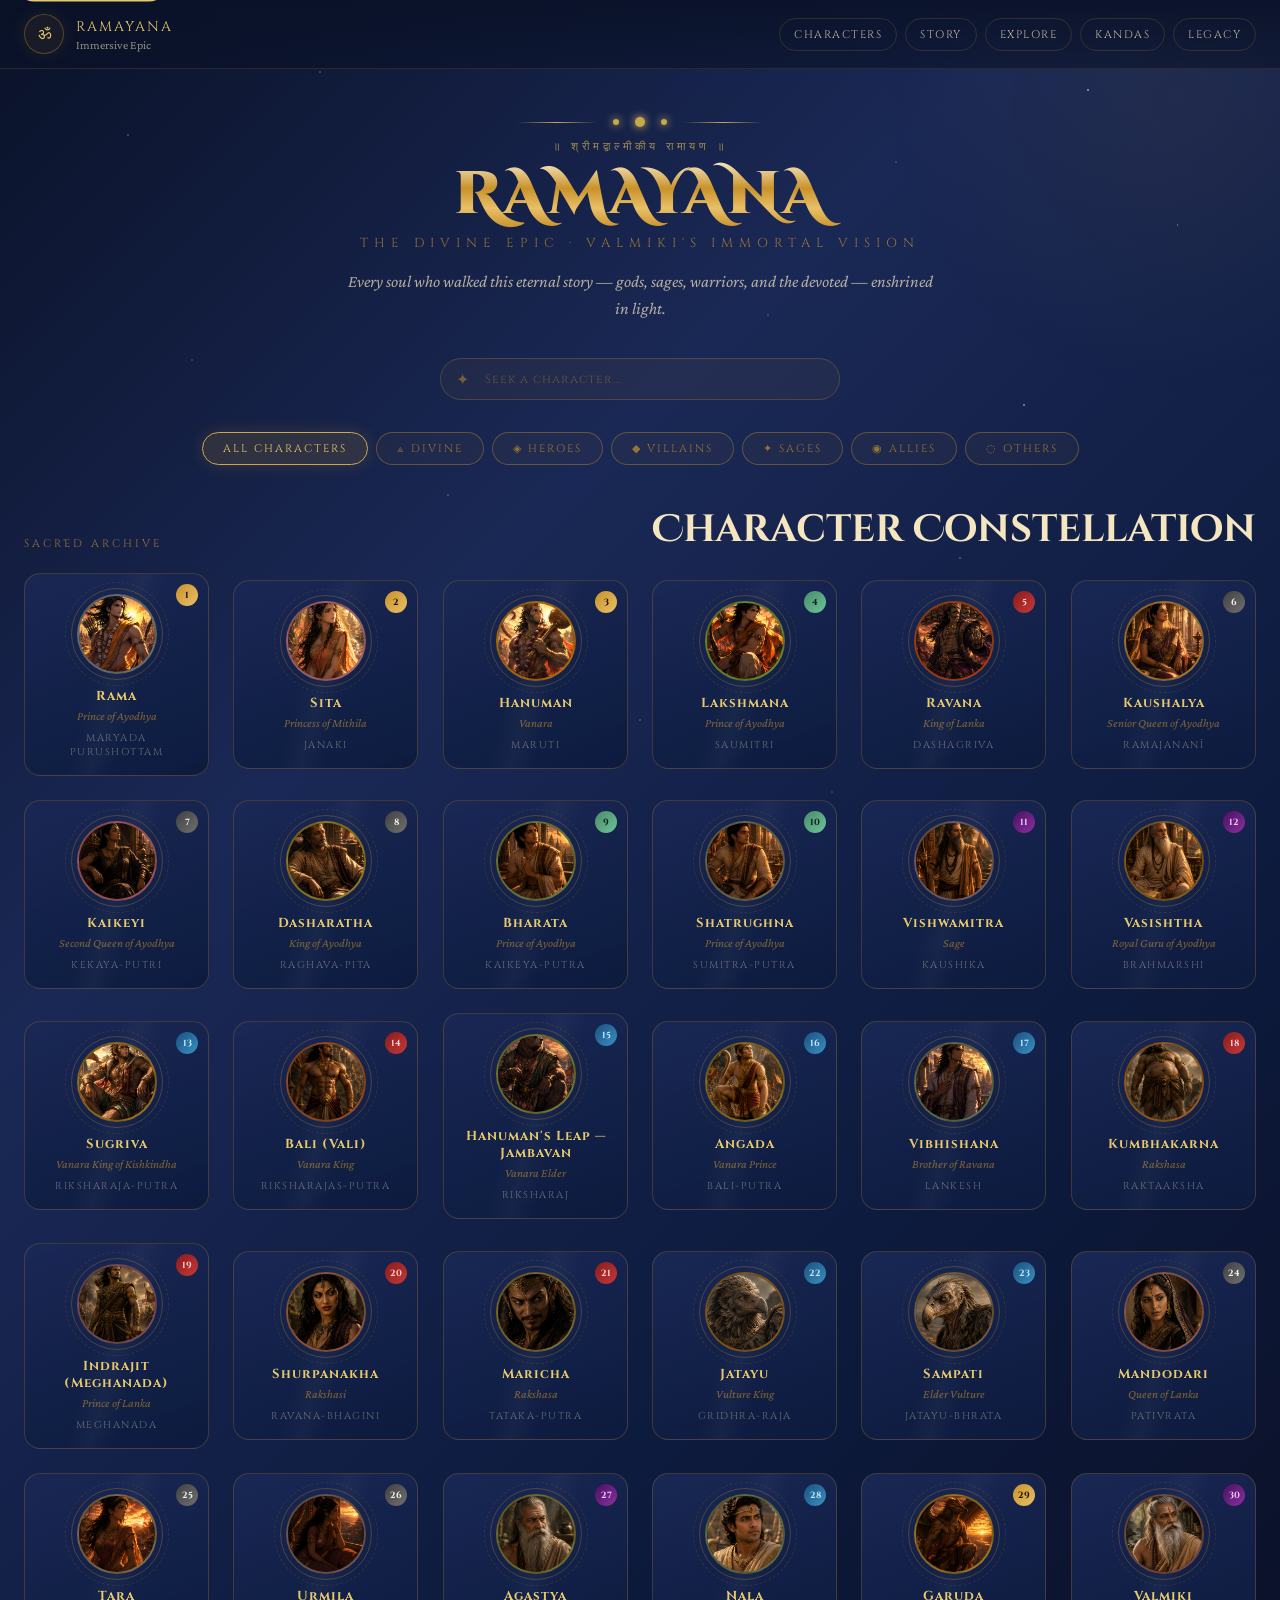
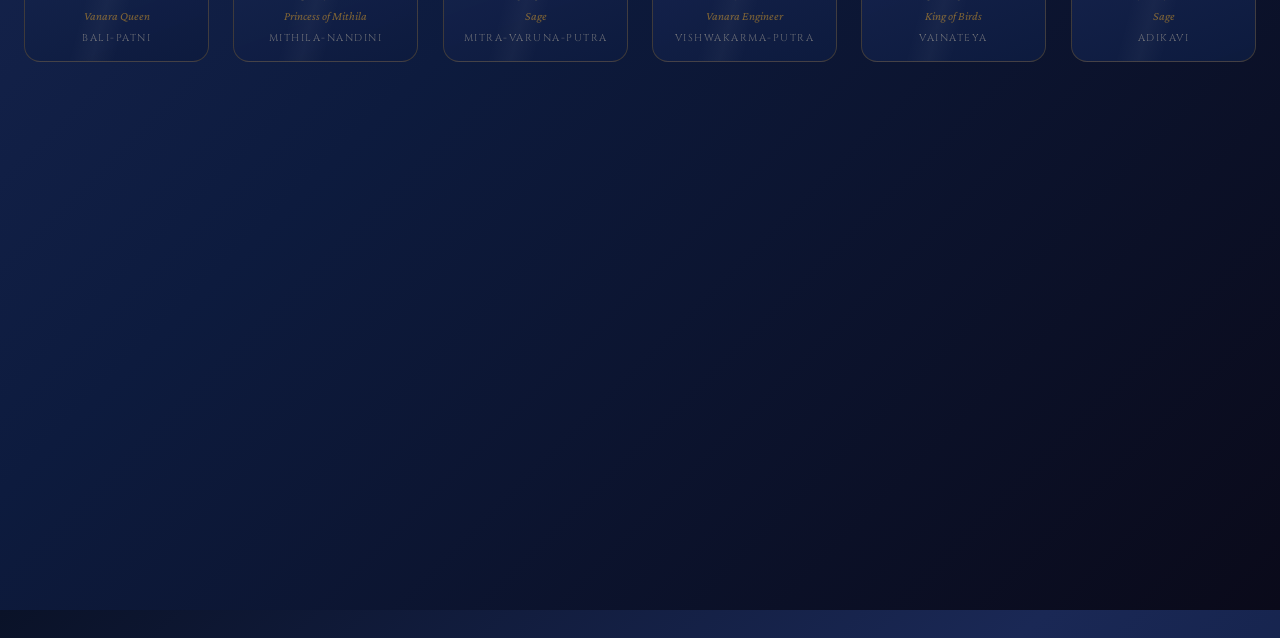
<file: index.html>
<!DOCTYPE html>
<html lang="en">
<head>
  <meta charset="UTF-8">
  <meta name="viewport" content="width=device-width, initial-scale=1.0">
  <meta name="description" content="A cinematic Ramayana character encyclopedia built as an immersive frontend showcase.">
  <meta name="theme-color" content="#0A1228">
  <meta property="og:title" content="Ramayana | Immersive Epic Storytelling">
  <meta property="og:description" content="A dark cosmic Ramayana portfolio project featuring characters, Kandas, and Valmiki's immortal epic.">
  <meta property="og:type" content="website">
  <title>Ramayana | Immersive Epic Storytelling</title>
  <link rel="preconnect" href="https://fonts.googleapis.com">
  <link rel="preconnect" href="https://fonts.gstatic.com" crossorigin>
  <link rel="stylesheet" href="style.css">
  <script src="app.js" defer></script>
</head>
<body>
  <div class="loader" id="pageLoader" aria-hidden="true">
    <div class="loader-ring"></div>
    <div class="loader-title">RAMAYANA</div>
  </div>

  <a class="skip-link" href="#characters">Skip to characters</a>

  <nav class="site-nav" aria-label="Primary navigation">
    <a class="nav-brand" href="#top" aria-label="Ramayana home">
      <span class="brand-mark">ॐ</span>
      <span>
        <span class="brand-title">Ramayana</span>
        <span class="brand-subtitle">Immersive Epic</span>
      </span>
    </a>
    <div class="nav-links" aria-label="Page sections">
      <a href="#characters">Characters</a>
      <a href="Story.html">Story</a>
      <a href="#filters">Explore</a>
      <a href="#seven-kandas">Kandas</a>
      <a href="#legacy">Legacy</a>
    </div>
  </nav>

  <main class="app-container" id="top">
    <header class="header reveal-section">
      <div class="header-ornament" aria-hidden="true">
        <div class="ornament-line"></div>
        <div class="ornament-dot"></div>
        <div class="ornament-dot ornament-dot-large"></div>
        <div class="ornament-dot"></div>
        <div class="ornament-line"></div>
      </div>
      <p class="header-sanskrit">॥ श्रीमद्वाल्मीकीय रामायण ॥</p>
      <h1 class="header-title">RAMAYANA</h1>
      <p class="header-sub">The Divine Epic · Valmiki's Immortal Vision</p>
      <p class="header-desc">Every soul who walked this eternal story — gods, sages, warriors, and the devoted — enshrined in light.</p>
    </header>

    <section class="controls-panel reveal-section" id="filters" aria-label="Character search and filters">
      <div class="search-bar">
        <span class="search-icon" aria-hidden="true">✦</span>
        <label class="sr-only" for="searchInput">Search characters</label>
        <input class="search-input" type="search" placeholder="Seek a character..." id="searchInput" autocomplete="off">
      </div>

      <div class="filter-section" id="filterSection" role="list" aria-label="Filter characters by category">
        <button class="filter-btn active" type="button" data-filter="all" aria-pressed="true">All Characters</button>
        <button class="filter-btn" type="button" data-filter="divine" aria-pressed="false">⟁ Divine</button>
        <button class="filter-btn" type="button" data-filter="hero" aria-pressed="false">◈ Heroes</button>
        <button class="filter-btn" type="button" data-filter="villain" aria-pressed="false">◆ Villains</button>
        <button class="filter-btn" type="button" data-filter="sage" aria-pressed="false">✦ Sages</button>
        <button class="filter-btn" type="button" data-filter="ally" aria-pressed="false">◉ Allies</button>
        <button class="filter-btn" type="button" data-filter="other" aria-pressed="false">◌ Others</button>
      </div>
    </section>

    <section class="showcase-section reveal-section" id="characters" aria-labelledby="charactersTitle">
      <div class="section-heading">
        <p class="section-kicker">Sacred Archive</p>
        <h2 id="charactersTitle">Character Constellation</h2>
      </div>
      <div class="grid" id="characterGrid" aria-live="polite"></div>
    </section>
  </main>

  <section class="seven-kandas reveal-section" id="seven-kandas" aria-labelledby="sevenKandasTitle">
    <div class="section-heading">
      <p class="section-kicker">Sacred Books</p>
      <h2 id="sevenKandasTitle">The Seven Kandas</h2>
    </div>
    <div class="kanda-card-row">
      <a class="kanda-preview-card" href="Story.html#bala">
        <span class="kanda-preview-num">I</span>
        <span>
          <span class="kanda-preview-name">Bala Kanda</span>
          <span class="kanda-preview-desc">The divine birth, youth, and sacred marriage of Rama.</span>
        </span>
      </a>
      <a class="kanda-preview-card" href="Story.html#ayodhya">
        <span class="kanda-preview-num">II</span>
        <span>
          <span class="kanda-preview-name">Ayodhya Kanda</span>
          <span class="kanda-preview-desc">The coronation undone, the exile accepted, and dharma tested.</span>
        </span>
      </a>
      <a class="kanda-preview-card" href="Story.html#aranya">
        <span class="kanda-preview-num">III</span>
        <span>
          <span class="kanda-preview-name">Aranya Kanda</span>
          <span class="kanda-preview-desc">The forest years, the golden deer, and Sita's abduction.</span>
        </span>
      </a>
      <a class="kanda-preview-card" href="Story.html#kishkindha">
        <span class="kanda-preview-num">IV</span>
        <span>
          <span class="kanda-preview-name">Kishkindha Kanda</span>
          <span class="kanda-preview-desc">The Vanara alliance and Hanuman's awakening strength.</span>
        </span>
      </a>
      <a class="kanda-preview-card" href="Story.html#sundara">
        <span class="kanda-preview-num">V</span>
        <span>
          <span class="kanda-preview-name">Sundara Kanda</span>
          <span class="kanda-preview-desc">Hanuman's ocean leap, Sita's discovery, and Lanka ablaze.</span>
        </span>
      </a>
      <a class="kanda-preview-card" href="Story.html#yuddha">
        <span class="kanda-preview-num">VI</span>
        <span>
          <span class="kanda-preview-name">Yuddha Kanda</span>
          <span class="kanda-preview-desc">The bridge, the war, and the fall of Ravana.</span>
        </span>
      </a>
      <a class="kanda-preview-card" href="Story.html#uttara">
        <span class="kanda-preview-num">VII</span>
        <span>
          <span class="kanda-preview-name">Uttara Kanda</span>
          <span class="kanda-preview-desc">Rama Rajya, Sita's return to Earth, and the final ascent.</span>
        </span>
      </a>
    </div>
  </section>

  <footer class="site-footer reveal-section" id="legacy">
    <div>
      <p class="footer-kicker">Valmiki's Immortal Vision</p>
      <p class="footer-title">A cinematic frontend tribute to the Ramayana.</p>
    </div>
    <a class="footer-link" href="#top">Return to the beginning</a>
  </footer>

  <div class="modal-overlay" id="modalOverlay" role="dialog" aria-modal="true" aria-labelledby="modalTitle" aria-hidden="true">
    <div class="modal" id="modal" role="document">
      <button class="modal-close" type="button" id="modalClose" aria-label="Close character details">✕</button>
      <div id="modalContent"></div>
    </div>
  </div>
</body>
</html>
</file>
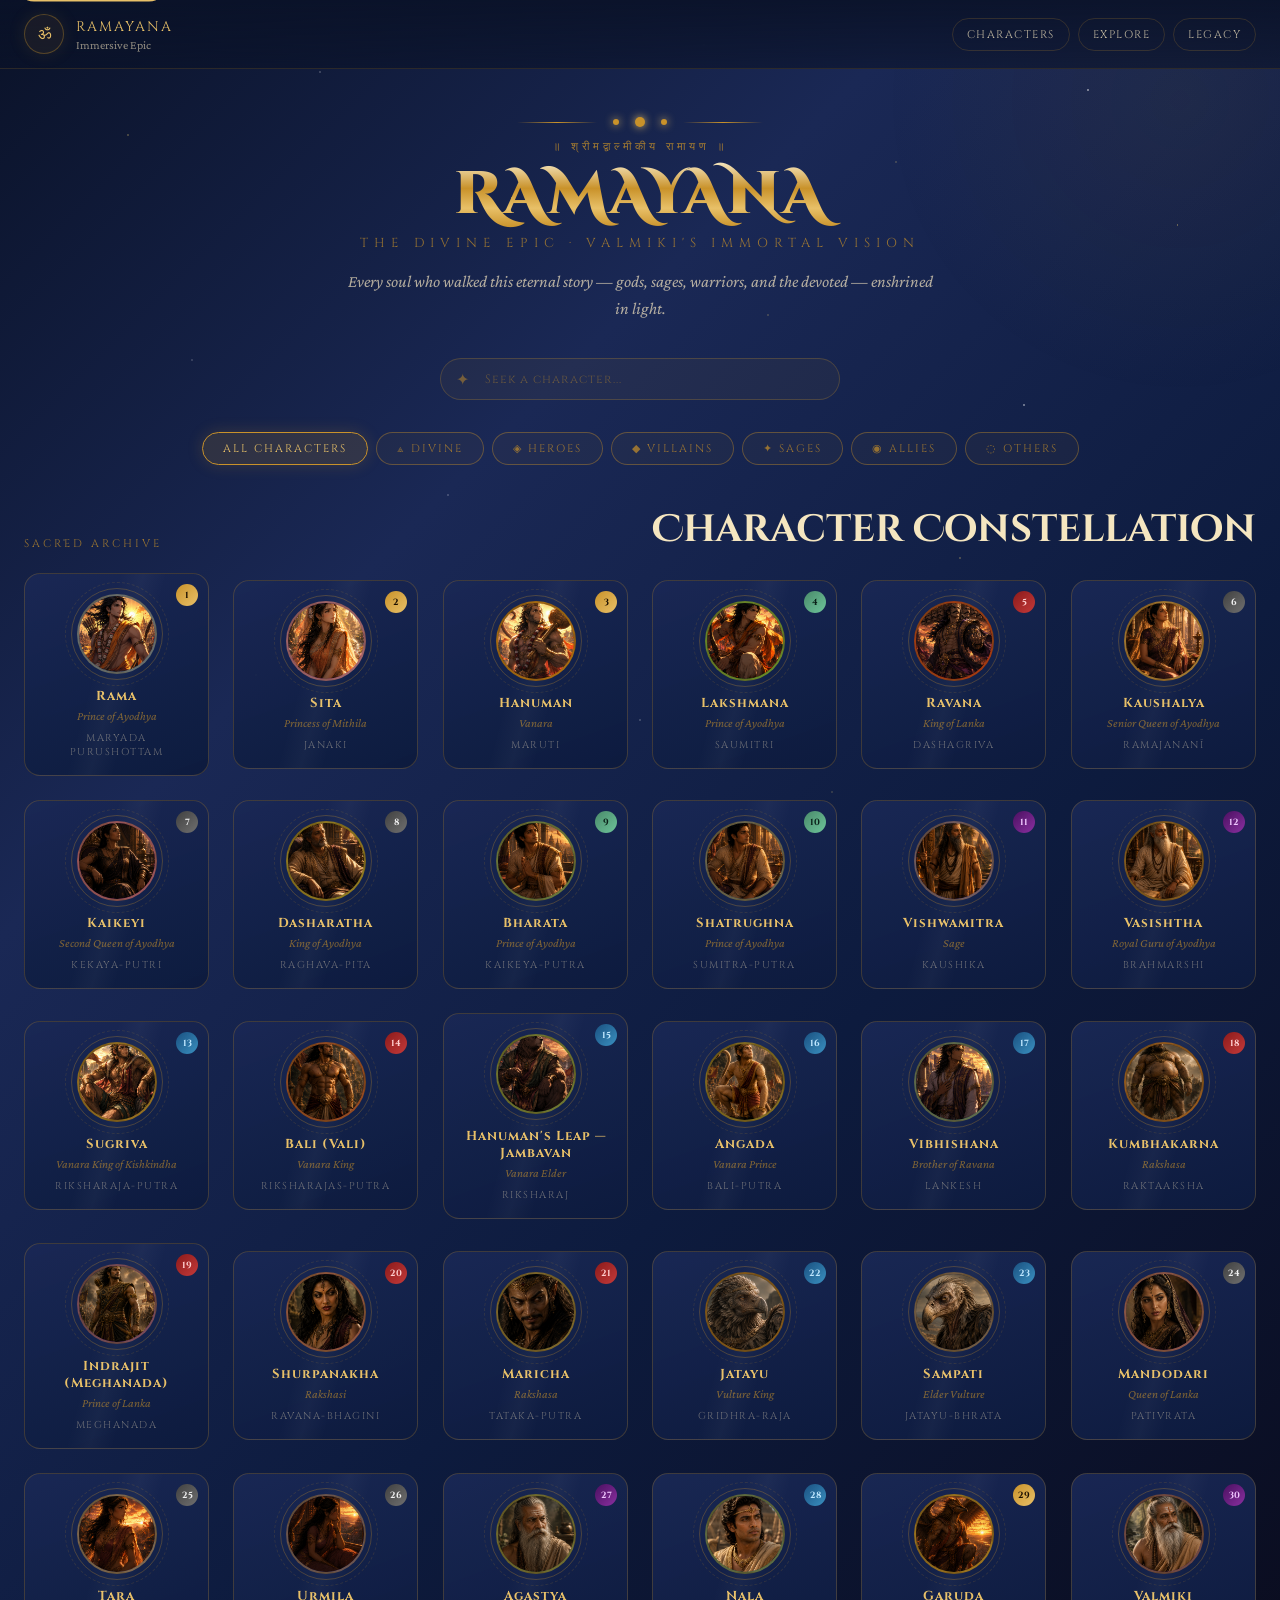
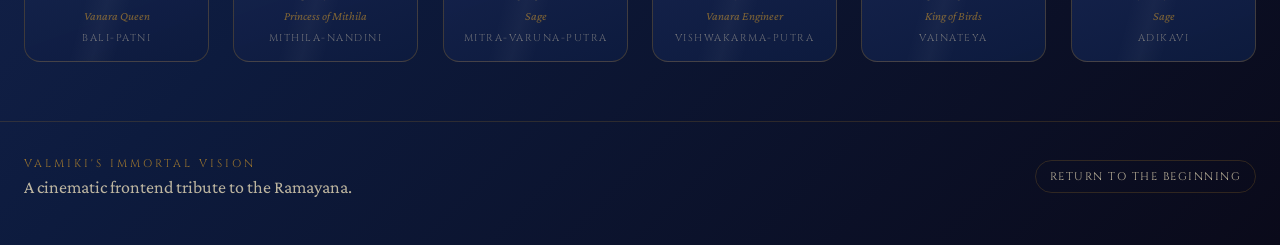
<file: ramayana-app/index.html>
<!DOCTYPE html>
<html lang="en">
<head>
  <meta charset="UTF-8">
  <meta name="viewport" content="width=device-width, initial-scale=1.0">
  <meta name="description" content="A cinematic Ramayana character encyclopedia built as an immersive frontend showcase.">
  <meta name="theme-color" content="#0A1228">
  <title>Ramayana | Immersive Epic Storytelling</title>
  <link rel="preconnect" href="https://fonts.googleapis.com">
  <link rel="preconnect" href="https://fonts.gstatic.com" crossorigin>
  <link rel="stylesheet" href="style.css">
  <script src="app.js" defer></script>
</head>
<body>
  <div class="loader" id="pageLoader" aria-hidden="true">
    <div class="loader-ring"></div>
    <div class="loader-title">RAMAYANA</div>
  </div>

  <a class="skip-link" href="#characters">Skip to characters</a>

  <nav class="site-nav" aria-label="Primary navigation">
    <a class="nav-brand" href="#top" aria-label="Ramayana home">
      <span class="brand-mark">ॐ</span>
      <span>
        <span class="brand-title">Ramayana</span>
        <span class="brand-subtitle">Immersive Epic</span>
      </span>
    </a>
    <div class="nav-links" aria-label="Page sections">
      <a href="#characters">Characters</a>
      <a href="#filters">Explore</a>
      <a href="#legacy">Legacy</a>
    </div>
  </nav>

  <main class="app-container" id="top">
    <header class="header reveal-section">
      <div class="header-ornament" aria-hidden="true">
        <div class="ornament-line"></div>
        <div class="ornament-dot"></div>
        <div class="ornament-dot ornament-dot-large"></div>
        <div class="ornament-dot"></div>
        <div class="ornament-line"></div>
      </div>
      <p class="header-sanskrit">॥ श्रीमद्वाल्मीकीय रामायण ॥</p>
      <h1 class="header-title">RAMAYANA</h1>
      <p class="header-sub">The Divine Epic · Valmiki's Immortal Vision</p>
      <p class="header-desc">Every soul who walked this eternal story — gods, sages, warriors, and the devoted — enshrined in light.</p>
    </header>

    <section class="controls-panel reveal-section" id="filters" aria-label="Character search and filters">
      <div class="search-bar">
        <span class="search-icon" aria-hidden="true">✦</span>
        <label class="sr-only" for="searchInput">Search characters</label>
        <input class="search-input" type="search" placeholder="Seek a character..." id="searchInput" autocomplete="off">
      </div>

      <div class="filter-section" id="filterSection" role="list" aria-label="Filter characters by category">
        <button class="filter-btn active" type="button" data-filter="all" aria-pressed="true">All Characters</button>
        <button class="filter-btn" type="button" data-filter="divine" aria-pressed="false">⟁ Divine</button>
        <button class="filter-btn" type="button" data-filter="hero" aria-pressed="false">◈ Heroes</button>
        <button class="filter-btn" type="button" data-filter="villain" aria-pressed="false">◆ Villains</button>
        <button class="filter-btn" type="button" data-filter="sage" aria-pressed="false">✦ Sages</button>
        <button class="filter-btn" type="button" data-filter="ally" aria-pressed="false">◉ Allies</button>
        <button class="filter-btn" type="button" data-filter="other" aria-pressed="false">◌ Others</button>
      </div>
    </section>

    <section class="showcase-section reveal-section" id="characters" aria-labelledby="charactersTitle">
      <div class="section-heading">
        <p class="section-kicker">Sacred Archive</p>
        <h2 id="charactersTitle">Character Constellation</h2>
      </div>
      <div class="grid" id="characterGrid" aria-live="polite"></div>
    </section>
  </main>

  <footer class="site-footer reveal-section" id="legacy">
    <div>
      <p class="footer-kicker">Valmiki's Immortal Vision</p>
      <p class="footer-title">A cinematic frontend tribute to the Ramayana.</p>
    </div>
    <a class="footer-link" href="#top">Return to the beginning</a>
  </footer>

  <div class="modal-overlay" id="modalOverlay" role="dialog" aria-modal="true" aria-labelledby="modalTitle" aria-hidden="true">
    <div class="modal" id="modal" role="document">
      <button class="modal-close" type="button" id="modalClose" aria-label="Close character details">✕</button>
      <div id="modalContent"></div>
    </div>
  </div>
</body>
</html>
</file>
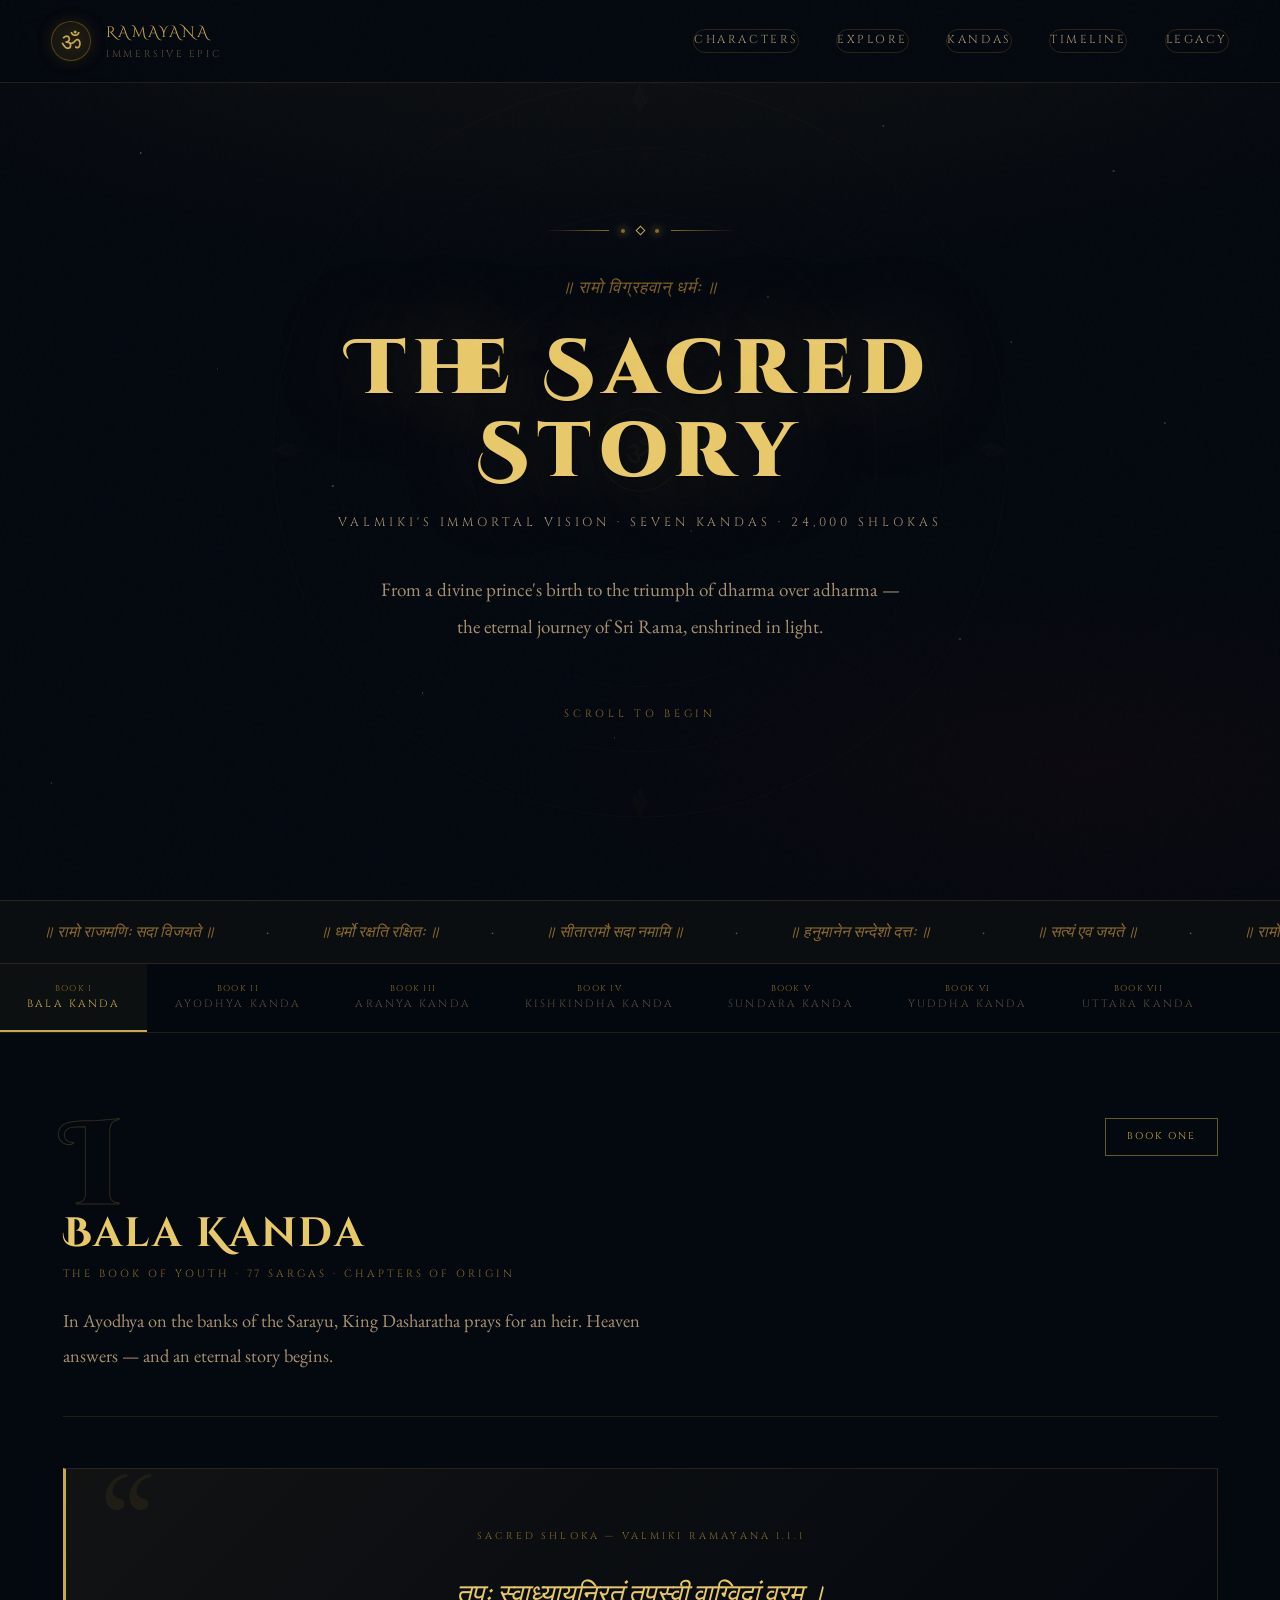
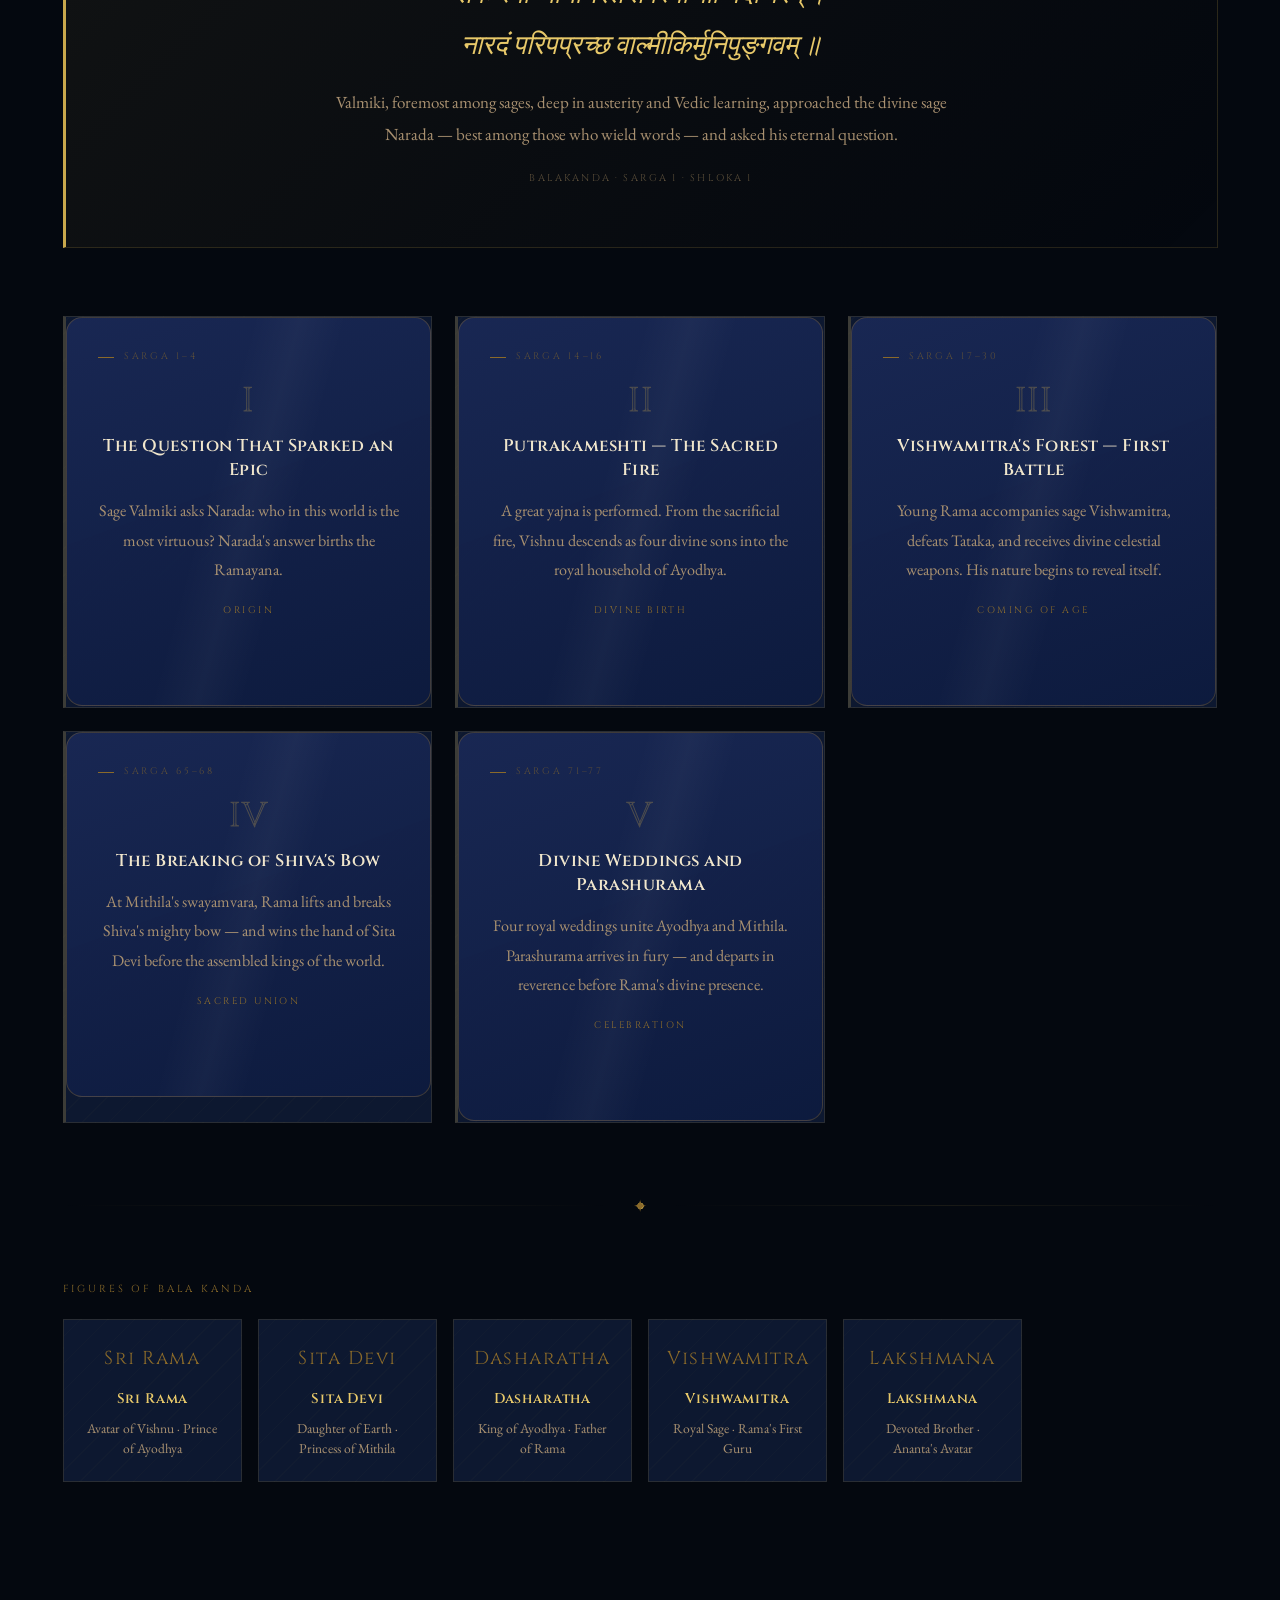
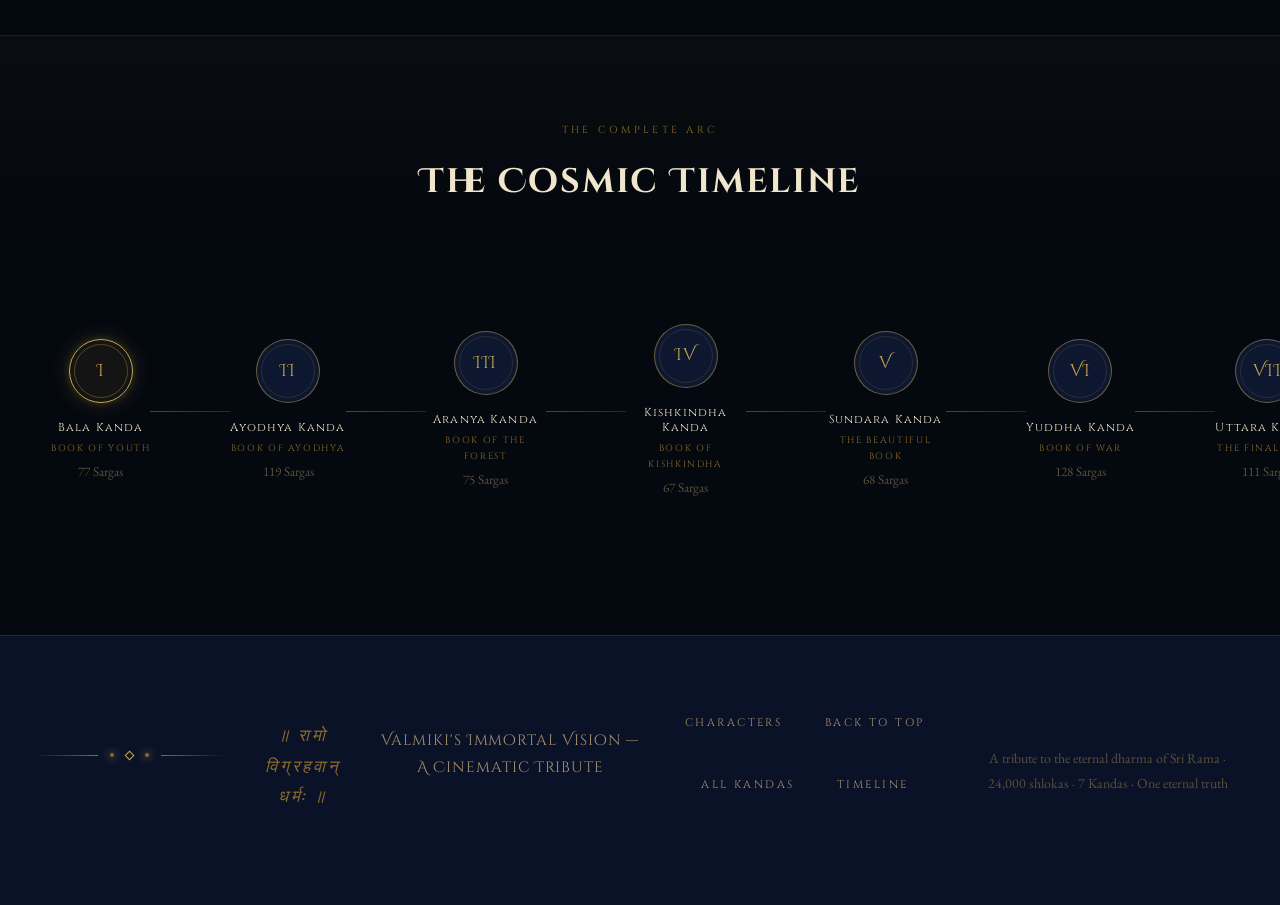
<file: Story.html>
<!DOCTYPE html>
<html lang="en">
<head>
  <meta charset="UTF-8">
  <meta name="viewport" content="width=device-width, initial-scale=1.0">
  <meta name="description" content="The sacred story of the Ramayana — Valmiki's immortal epic retold through seven Kandas. A cinematic tribute to the eternal dharma of Sri Rama.">
  <meta name="theme-color" content="#0A1228">
  <meta property="og:title" content="Ramayana | The Sacred Story">
  <meta property="og:description" content="Seven Kandas. Twenty-four thousand shlokas. One eternal truth. An immersive retelling of Valmiki's Ramayana.">
  <meta property="og:type" content="website">
  <title>Ramayana | The Sacred Story</title>
  <link rel="preconnect" href="https://fonts.googleapis.com">
  <link rel="preconnect" href="https://fonts.gstatic.com" crossorigin>
  <link href="https://fonts.googleapis.com/css2?family=Cinzel+Decorative:wght@400;700;900&family=Cinzel:wght@400;500;600;700&family=EB+Garamond:ital,wght@0,400;0,500;0,600;1,400;1,500;1,600&display=swap" rel="stylesheet">
  <link rel="stylesheet" href="style.css">
  <script src="app.js" defer></script>
</head>
<body class="story-page">

<div class="starfield" aria-hidden="true"></div>

<!-- LOADER -->
<div class="loader" id="pageLoader" aria-hidden="true">
  <div style="position:relative;width:52px;height:52px">
    <div class="loader-ring"></div>
    <span class="loader-om">ॐ</span>
  </div>
  <p class="loader-label">Ramayana</p>
</div>

<a class="skip-link" href="#story">Skip to story</a>

<!-- NAV -->
<nav class="site-nav" aria-label="Primary navigation">
  <a class="nav-brand" href="index.html" aria-label="Ramayana home">
    <span class="brand-mark">ॐ</span>
    <span>
      <span class="brand-title">Ramayana</span>
      <span class="brand-subtitle">Immersive Epic</span>
    </span>
  </a>
  <div class="nav-links">
    <a href="index.html#characters">Characters</a>
    <a href="index.html#filters">Explore</a>
    <a href="#kandas">Kandas</a>
    <a href="#timeline">Timeline</a>
    <a href="index.html#legacy">Legacy</a>
  </div>
</nav>

<!-- ═══ HERO ═══════════════════════════════════════════════════════ -->
<section class="story-hero" id="top">
  <div class="hero-mandala" aria-hidden="true">
    <svg viewBox="0 0 700 700" xmlns="http://www.w3.org/2000/svg" fill="none">
      <circle cx="350" cy="350" r="338" stroke="#C9A84C" stroke-width="0.6"/>
      <circle cx="350" cy="350" r="278" stroke="#C9A84C" stroke-width="0.5"/>
      <circle cx="350" cy="350" r="218" stroke="#C9A84C" stroke-width="0.5"/>
      <circle cx="350" cy="350" r="158" stroke="#C9A84C" stroke-width="0.5"/>
      <circle cx="350" cy="350" r="98"  stroke="#C9A84C" stroke-width="0.5"/>
      <circle cx="350" cy="350" r="38"  stroke="#C9A84C" stroke-width="1"/>
      <g opacity="0.55">
        <path d="M350 14 Q408 182 350 350 Q292 182 350 14Z" stroke="#C9A84C" stroke-width="0.5"/>
        <path d="M350 686 Q408 518 350 350 Q292 518 350 686Z" stroke="#C9A84C" stroke-width="0.5"/>
        <path d="M14 350 Q182 408 350 350 Q182 292 14 350Z" stroke="#C9A84C" stroke-width="0.5"/>
        <path d="M686 350 Q518 408 350 350 Q518 292 686 350Z" stroke="#C9A84C" stroke-width="0.5"/>
        <path d="M124 124 Q272 272 350 350 Q240 212 124 124Z" stroke="#C9A84C" stroke-width="0.5"/>
        <path d="M576 124 Q428 272 350 350 Q460 212 576 124Z" stroke="#C9A84C" stroke-width="0.5"/>
        <path d="M124 576 Q272 428 350 350 Q240 488 124 576Z" stroke="#C9A84C" stroke-width="0.5"/>
        <path d="M576 576 Q428 428 350 350 Q460 488 576 576Z" stroke="#C9A84C" stroke-width="0.5"/>
      </g>
      <g opacity="0.18" stroke="#C9A84C" stroke-width="0.4">
        <line x1="350" y1="12" x2="350" y2="688"/>
        <line x1="12" y1="350" x2="688" y2="350"/>
        <line x1="95" y1="95" x2="605" y2="605"/>
        <line x1="605" y1="95" x2="95" y2="605"/>
        <line x1="12" y1="194" x2="688" y2="506"/>
        <line x1="12" y1="506" x2="688" y2="194"/>
        <line x1="194" y1="12" x2="506" y2="688"/>
        <line x1="506" y1="12" x2="194" y2="688"/>
      </g>
      <g fill="#C9A84C" opacity="0.4">
        <polygon points="350,12 358,26 350,40 342,26"/>
        <polygon points="350,660 358,674 350,688 342,674"/>
        <polygon points="12,350 26,358 40,350 26,342"/>
        <polygon points="660,350 674,358 688,350 674,342"/>
      </g>
      <text x="350" y="362" text-anchor="middle" font-family="serif" font-size="30"
        fill="#C9A84C" opacity="0.9">ॐ</text>
    </svg>
  </div>

  <div class="hero-content">
    <div class="ornament" aria-hidden="true">
      <div class="ornament-line"></div>
      <div class="ornament-dot"></div>
      <div class="ornament-center"></div>
      <div class="ornament-dot"></div>
      <div class="ornament-line r"></div>
    </div>
    <p class="hero-sanskrit">॥ रामो विग्रहवान् धर्मः ॥</p>
    <h1 class="hero-title">The Sacred Story</h1>
    <p class="hero-sub">Valmiki's Immortal Vision · Seven Kandas · 24,000 Shlokas</p>
    <p class="hero-desc">From a divine prince's birth to the triumph of dharma over adharma — the eternal journey of Sri Rama, enshrined in light.</p>
    <p class="hero-scroll" aria-hidden="true">Scroll to begin</p>
  </div>
</section>

<!-- TICKER -->
<div class="ticker-wrap" aria-hidden="true">
  <div class="ticker-track">
    <span>॥ रामो राजमणिः सदा विजयते ॥</span><span class="sep">·</span>
    <span>॥ धर्मो रक्षति रक्षितः ॥</span><span class="sep">·</span>
    <span>॥ सीतारामौ सदा नमामि ॥</span><span class="sep">·</span>
    <span>॥ हनुमानेन सन्देशो दत्तः ॥</span><span class="sep">·</span>
    <span>॥ सत्यं एव जयते ॥</span><span class="sep">·</span>
    <span>॥ रामो विग्रहवान् धर्मः ॥</span><span class="sep">·</span>
    <span>॥ रामो राजमणिः सदा विजयते ॥</span><span class="sep">·</span>
    <span>॥ धर्मो रक्षति रक्षितः ॥</span><span class="sep">·</span>
    <span>॥ सीतारामौ सदा नमामि ॥</span><span class="sep">·</span>
    <span>॥ हनुमानेन सन्देशो दत्तः ॥</span><span class="sep">·</span>
    <span>॥ सत्यं एव जयते ॥</span><span class="sep">·</span>
    <span>॥ रामो विग्रहवान् धर्मः ॥</span><span class="sep">·</span>
  </div>
</div>

<!-- KANDA TABS -->
<div class="kanda-nav" id="kandas" role="tablist" aria-label="Select a Kanda">
  <button class="kanda-tab active" data-kanda="bala"       role="tab" aria-selected="true"  aria-controls="kanda-bala">
    <span class="tab-num">Book I</span>Bala Kanda
  </button>
  <button class="kanda-tab" data-kanda="ayodhya"   role="tab" aria-selected="false" aria-controls="kanda-ayodhya">
    <span class="tab-num">Book II</span>Ayodhya Kanda
  </button>
  <button class="kanda-tab" data-kanda="aranya"    role="tab" aria-selected="false" aria-controls="kanda-aranya">
    <span class="tab-num">Book III</span>Aranya Kanda
  </button>
  <button class="kanda-tab" data-kanda="kishkindha" role="tab" aria-selected="false" aria-controls="kanda-kishkindha">
    <span class="tab-num">Book IV</span>Kishkindha Kanda
  </button>
  <button class="kanda-tab" data-kanda="sundara"   role="tab" aria-selected="false" aria-controls="kanda-sundara">
    <span class="tab-num">Book V</span>Sundara Kanda
  </button>
  <button class="kanda-tab" data-kanda="yuddha"    role="tab" aria-selected="false" aria-controls="kanda-yuddha">
    <span class="tab-num">Book VI</span>Yuddha Kanda
  </button>
  <button class="kanda-tab" data-kanda="uttara"    role="tab" aria-selected="false" aria-controls="kanda-uttara">
    <span class="tab-num">Book VII</span>Uttara Kanda
  </button>
</div>

<!-- ═══════════════════════════════════════════════════════════════
     STORY MAIN
═══════════════════════════════════════════════════════════════ -->
<main class="story-main" id="story">

  <!-- ══ I. BALA KANDA ════════════════════════════════════════════ -->
  <section class="kanda-section active" id="kanda-bala" role="tabpanel" aria-labelledby="bala-h">
    <div class="kanda-header reveal">
      <div>
        <span class="kanda-numeral" aria-hidden="true">I</span>
        <h2 class="kanda-title" id="bala-h">Bala Kanda</h2>
        <p class="kanda-label">The Book of Youth · 77 Sargas · Chapters of Origin</p>
        <p class="kanda-intro">In Ayodhya on the banks of the Sarayu, King Dasharatha prays for an heir. Heaven answers — and an eternal story begins.</p>
      </div>
      <span class="kanda-badge">Book One</span>
    </div>

    <div class="sacred-summary reveal">
      <p class="summary-label">Sacred Shloka — Valmiki Ramayana 1.1.1</p>
      <p class="summary-shloka">तपः स्वाध्यायनिरतं तपस्वी वाग्विदां वरम् ।<br>नारदं परिपप्रच्छ वाल्मीकिर्मुनिपुङ्गवम् ॥</p>
      <p class="summary-translation">Valmiki, foremost among sages, deep in austerity and Vedic learning, approached the divine sage Narada — best among those who wield words — and asked his eternal question.</p>
      <p class="summary-source">Balakanda · Sarga 1 · Shloka 1</p>
    </div>

    <div class="episodes-grid">
      <article class="episode-card manuscript-card reveal"
        data-title="The Question That Sparked an Epic"
        data-kanda="Bala Kanda · Sarga 1–4"
        data-detail="<p>Sage Valmiki sits in deep contemplation when the divine sage Narada descends from the heavens. Valmiki asks: 'Is there in this world any man who is truly virtuous, heroic, grateful, truthful in his vows, firm in his conduct, and kind to all creatures?' Narada smiles — and begins to speak the name of Rama.</p><p>This divine conversation between two great sages becomes the seed from which the entire Ramayana blooms. Narada describes Rama as the embodiment of dharma itself — Ramo vigrahavān dharmaḥ.</p>"
        data-chars="Valmiki,Narada">
        <div class="card-inner">
          <span class="episode-sarga">Sarga 1–4</span>
          <span class="episode-marker" aria-hidden="true">I</span>
          <h3 class="episode-title">The Question That Sparked an Epic</h3>
          <p class="episode-text">Sage Valmiki asks Narada: who in this world is the most virtuous? Narada's answer births the Ramayana.</p>
          <span class="episode-category">Origin</span>
        </div>
        <div class="card-read-more" aria-hidden="true">Read More →</div>
      </article>

      <article class="episode-card manuscript-card reveal"
        data-title="Putrakameshti — The Sacred Fire"
        data-kanda="Bala Kanda · Sarga 14–16"
        data-detail="<p>King Dasharatha performs the great Putrakameshti yajna under sage Rishyashringa. From the sacred fire emerges a divine being bearing a golden vessel of payasam — celestial nectar.</p><p>Dasharatha distributes the payasam among his three queens: Kaushalya, Kaikeyi, and Sumitra. Four divine sons are born: Rama, Bharata, and the twins Lakshmana and Shatrughna. Lord Vishnu descends to earth in four forms to fulfil a divine purpose.</p>"
        data-chars="Dasharatha,Kaushalya,Kaikeyi,Sumitra,Rishyashringa">
        <div class="card-inner">
          <span class="episode-sarga">Sarga 14–16</span>
          <span class="episode-marker" aria-hidden="true">II</span>
          <h3 class="episode-title">Putrakameshti — The Sacred Fire</h3>
          <p class="episode-text">A great yajna is performed. From the sacrificial fire, Vishnu descends as four divine sons into the royal household of Ayodhya.</p>
          <span class="episode-category">Divine Birth</span>
        </div>
        <div class="card-read-more" aria-hidden="true">Read More →</div>
      </article>

      <article class="episode-card manuscript-card reveal"
        data-title="Vishwamitra's Forest — First Battle"
        data-kanda="Bala Kanda · Sarga 17–30"
        data-detail="<p>The fierce sage Vishwamitra arrives at Dasharatha's court with an unusual request: send your eldest son Rama to protect my yajna from the demons Maricha and Subahu. The king is terrified — Rama is barely sixteen — but sage Vasishtha assures Dasharatha that Rama is ready.</p><p>In the forest, Rama strikes down the demoness Tataka, defeats Maricha and Subahu, and earns the celestial weapons — Astra-vidya — from Vishwamitra himself. The young prince's divine nature begins to manifest.</p>"
        data-chars="Rama,Vishwamitra,Dasharatha,Lakshmana,Tataka,Maricha">
        <div class="card-inner">
          <span class="episode-sarga">Sarga 17–30</span>
          <span class="episode-marker" aria-hidden="true">III</span>
          <h3 class="episode-title">Vishwamitra's Forest — First Battle</h3>
          <p class="episode-text">Young Rama accompanies sage Vishwamitra, defeats Tataka, and receives divine celestial weapons. His nature begins to reveal itself.</p>
          <span class="episode-category">Coming of Age</span>
        </div>
        <div class="card-read-more" aria-hidden="true">Read More →</div>
      </article>

      <article class="episode-card manuscript-card reveal"
        data-title="The Breaking of Shiva's Bow"
        data-kanda="Bala Kanda · Sarga 65–68"
        data-detail="<p>In Mithila, King Janaka has declared a swayamvara for his daughter Sita — born from the earth itself. The condition: whoever lifts and strings the Shiva Dhanush, the legendary bow of Lord Shiva, shall win her hand.</p><p>Countless kings fail, humiliated by its divine weight. Rama steps forward calmly, lifts the bow with his left hand, strings it in a single motion, and draws it so powerfully that it breaks in two with a thunderous sound that shakes the three worlds. Sita places the garland around Rama's neck. Heaven rejoices.</p>"
        data-chars="Rama,Sita,Janaka,Vishwamitra,Lakshmana">
        <div class="card-inner">
          <span class="episode-sarga">Sarga 65–68</span>
          <span class="episode-marker" aria-hidden="true">IV</span>
          <h3 class="episode-title">The Breaking of Shiva's Bow</h3>
          <p class="episode-text">At Mithila's swayamvara, Rama lifts and breaks Shiva's mighty bow — and wins the hand of Sita Devi before the assembled kings of the world.</p>
          <span class="episode-category">Sacred Union</span>
        </div>
        <div class="card-read-more" aria-hidden="true">Read More →</div>
      </article>

      <article class="episode-card manuscript-card reveal"
        data-title="Divine Weddings and Parashurama"
        data-kanda="Bala Kanda · Sarga 71–77"
        data-detail="<p>The marriage of Rama and Sita is celebrated with divine splendour. Janaka also arranges marriages for Lakshmana, Bharata, and Shatrughna. As the procession returns, the fearsome sage Parashurama arrives, furious at the breaking of the Shiva bow.</p><p>Rama accepts his challenge calmly, receives the Vaishnava bow, and the fierce sage is humbled — recognising Rama as Vishnu himself. The procession continues to Ayodhya in triumph.</p>"
        data-chars="Rama,Sita,Dasharatha,Janaka,Parashurama,Lakshmana,Urmila">
        <div class="card-inner">
          <span class="episode-sarga">Sarga 71–77</span>
          <span class="episode-marker" aria-hidden="true">V</span>
          <h3 class="episode-title">Divine Weddings and Parashurama</h3>
          <p class="episode-text">Four royal weddings unite Ayodhya and Mithila. Parashurama arrives in fury — and departs in reverence before Rama's divine presence.</p>
          <span class="episode-category">Celebration</span>
        </div>
        <div class="card-read-more" aria-hidden="true">Read More →</div>
      </article>
    </div>

    <div class="gold-divider"><span class="gold-divider-symbol">✦</span></div>
    <p class="spotlight-label">Figures of Bala Kanda</p>
    <div class="spotlight-row reveal">
      <div class="spotlight-card"><span class="spotlight-glyph">Sri Rama</span><p class="spotlight-name">Sri Rama</p><p class="spotlight-role">Avatar of Vishnu · Prince of Ayodhya</p></div>
      <div class="spotlight-card"><span class="spotlight-glyph">Sita Devi</span><p class="spotlight-name">Sita Devi</p><p class="spotlight-role">Daughter of Earth · Princess of Mithila</p></div>
      <div class="spotlight-card"><span class="spotlight-glyph">Dasharatha</span><p class="spotlight-name">Dasharatha</p><p class="spotlight-role">King of Ayodhya · Father of Rama</p></div>
      <div class="spotlight-card"><span class="spotlight-glyph">Vishwamitra</span><p class="spotlight-name">Vishwamitra</p><p class="spotlight-role">Royal Sage · Rama's First Guru</p></div>
      <div class="spotlight-card"><span class="spotlight-glyph">Lakshmana</span><p class="spotlight-name">Lakshmana</p><p class="spotlight-role">Devoted Brother · Ananta's Avatar</p></div>
    </div>
  </section>

  <!-- ══ II. AYODHYA KANDA ═════════════════════════════════════════ -->
  <section class="kanda-section" id="kanda-ayodhya" role="tabpanel" aria-labelledby="ayodhya-h" hidden>
    <div class="kanda-header reveal">
      <div>
        <span class="kanda-numeral" aria-hidden="true">II</span>
        <h2 class="kanda-title" id="ayodhya-h">Ayodhya Kanda</h2>
        <p class="kanda-label">The Book of Ayodhya · 119 Sargas · The Great Exile</p>
        <p class="kanda-intro">Joy turns to grief in a single night. A palace intrigue orchestrated by Queen Kaikeyi shatters a kingdom — and tests the mettle of every soul within it.</p>
      </div>
      <span class="kanda-badge">Book Two</span>
    </div>

    <div class="sacred-summary reveal">
      <p class="summary-label">The Fateful Words — Ayodhyakanda Sarga 18</p>
      <p class="summary-shloka">रामं दशरथो राजा वनवासाय राघवम् ।<br>प्रेषयामास धर्मात्मा कैकेय्या वचनं श्रुत्वा ॥</p>
      <p class="summary-translation">Dasharatha, the righteous king, hearing the words of Kaikeyi, sent Rama — descendant of Raghu — into exile in the forest.</p>
      <p class="summary-source">Ayodhyakanda · Sarga 18</p>
    </div>

    <div class="episodes-grid">
      <article class="episode-card manuscript-card reveal"
        data-title="The Eve of Coronation"
        data-kanda="Ayodhya Kanda · Sarga 1–15"
        data-detail="<p>Ayodhya is adorned in celebration. King Dasharatha, feeling the weight of age, decides to crown Rama as the crown prince. The entire kingdom rejoices. But fate moves through the hunchbacked maid Manthara, who plants a poisonous seed in Kaikeyi's heart.</p>"
        data-chars="Rama,Dasharatha,Kaushalya,Manthara,Kaikeyi">
        <div class="card-inner">
          <span class="episode-sarga">Sarga 1–15</span>
          <span class="episode-marker" aria-hidden="true">I</span>
          <h3 class="episode-title">The Eve of Coronation</h3>
          <p class="episode-text">Ayodhya blazes with joy as Rama's coronation is announced. But in the palace, Manthara plants a poisonous seed in Kaikeyi's heart.</p>
          <span class="episode-category">The Turn</span>
        </div>
        <div class="card-read-more" aria-hidden="true">Read More →</div>
      </article>

      <article class="episode-card manuscript-card reveal"
        data-title="Kaikeyi's Two Boons"
        data-kanda="Ayodhya Kanda · Sarga 9–16"
        data-detail="<p>Queen Kaikeyi enters the kopa-bhavana — the chamber of sorrow — and demands the two boons King Dasharatha had sworn. Her demands are devastating: Bharata shall be crowned king, and Rama shall be exiled to the Dandaka forest for fourteen years.</p><p>Dasharatha collapses. He pleads, weeps, and begs — but Kaikeyi is unmoved. Bound by his sacred word, the king has no choice. The night passes without sleep. Rama is summoned at dawn.</p>"
        data-chars="Kaikeyi,Dasharatha,Manthara,Rama">
        <div class="card-inner">
          <span class="episode-sarga">Sarga 9–16</span>
          <span class="episode-marker" aria-hidden="true">II</span>
          <h3 class="episode-title">Kaikeyi's Two Boons</h3>
          <p class="episode-text">Kaikeyi invokes two ancient boons: Bharata's coronation and Rama's fourteen-year exile. Dasharatha is utterly shattered.</p>
          <span class="episode-category">Tragedy</span>
        </div>
        <div class="card-read-more" aria-hidden="true">Read More →</div>
      </article>

      <article class="episode-card manuscript-card reveal"
        data-title="Rama's Serene Acceptance"
        data-kanda="Ayodhya Kanda · Sarga 16–25"
        data-detail="<p>When told of the exile, Rama's face does not change. He accepts with perfect serenity — a father's word is sacred above all else. Lakshmana blazes with fury. Rama calms him with words of dharma.</p><p>Sita refuses to stay behind: 'Where you go, I go. The forest with you is Ayodhya; Ayodhya without you is forest.' Lakshmana too insists on accompanying his brother. Three royal souls prepare to leave.</p>"
        data-chars="Rama,Sita,Lakshmana,Kaushalya,Kaikeyi">
        <div class="card-inner">
          <span class="episode-sarga">Sarga 16–25</span>
          <span class="episode-marker" aria-hidden="true">III</span>
          <h3 class="episode-title">Rama's Serene Acceptance</h3>
          <p class="episode-text">Rama accepts exile without anger. Sita and Lakshmana refuse to be left behind. Three royal souls walk into the forest.</p>
          <span class="episode-category">Dharma</span>
        </div>
        <div class="card-read-more" aria-hidden="true">Read More →</div>
      </article>

      <article class="episode-card manuscript-card reveal"
        data-title="The Passing of Dasharatha"
        data-kanda="Ayodhya Kanda · Sarga 63–65"
        data-detail="<p>With Rama gone, the light leaves Dasharatha's eyes. Unable to bear the separation, the old king breathes his last, haunted by an ancient curse — the Shravan Kumar incident — in which he had accidentally killed the only son of blind parents, who then cursed him to die in the grief of separation from his own son. The curse completes itself.</p>"
        data-chars="Dasharatha,Kaushalya,Kaikeyi,Bharata">
        <div class="card-inner">
          <span class="episode-sarga">Sarga 63–65</span>
          <span class="episode-marker" aria-hidden="true">IV</span>
          <h3 class="episode-title">The Passing of Dasharatha</h3>
          <p class="episode-text">Separated from Rama, Dasharatha dies of grief — fulfilling an ancient curse. Ayodhya mourns in darkness.</p>
          <span class="episode-category">Loss</span>
        </div>
        <div class="card-read-more" aria-hidden="true">Read More →</div>
      </article>

      <article class="episode-card manuscript-card reveal"
        data-title="Bharata and the Golden Padukas"
        data-kanda="Ayodhya Kanda · Sarga 99–116"
        data-detail="<p>Bharata returns knowing nothing of what has happened. Learning of his mother's deception and his father's death, he is inconsolable. He seeks Rama at Chitrakuta and begs him to return. Rama refuses — his father's word must be honoured for fourteen years.</p><p>In an act of supreme devotion, Bharata places Rama's padukas — sandals — on the throne and rules as regent, never claiming the kingship himself, waiting for his brother's return.</p>"
        data-chars="Bharata,Rama,Kaikeyi,Shatrughna,Vasishtha">
        <div class="card-inner">
          <span class="episode-sarga">Sarga 99–116</span>
          <span class="episode-marker" aria-hidden="true">V</span>
          <h3 class="episode-title">Bharata and the Golden Padukas</h3>
          <p class="episode-text">Bharata refuses the throne, places Rama's sandals upon it, and rules Ayodhya as a devoted regent for fourteen years.</p>
          <span class="episode-category">Devotion</span>
        </div>
        <div class="card-read-more" aria-hidden="true">Read More →</div>
      </article>
    </div>

    <div class="gold-divider"><span class="gold-divider-symbol">✦</span></div>
    <p class="spotlight-label">Figures of Ayodhya Kanda</p>
    <div class="spotlight-row reveal">
      <div class="spotlight-card"><span class="spotlight-glyph">Dasharatha</span><p class="spotlight-name">Dasharatha</p><p class="spotlight-role">The Grieving King</p></div>
      <div class="spotlight-card"><span class="spotlight-glyph">Kaikeyi</span><p class="spotlight-name">Kaikeyi</p><p class="spotlight-role">Queen · Instrument of Fate</p></div>
      <div class="spotlight-card"><span class="spotlight-glyph">Bharata</span><p class="spotlight-name">Bharata</p><p class="spotlight-role">The Reluctant Regent</p></div>
      <div class="spotlight-card"><span class="spotlight-glyph">Kaushalya</span><p class="spotlight-name">Kaushalya</p><p class="spotlight-role">Mother of Rama · Queen</p></div>
      <div class="spotlight-card"><span class="spotlight-glyph">Manthara</span><p class="spotlight-name">Manthara</p><p class="spotlight-role">The Hunchbacked Maid</p></div>
    </div>
  </section>

  <!-- ══ III. ARANYA KANDA ═════════════════════════════════════════ -->
  <section class="kanda-section" id="kanda-aranya" role="tabpanel" aria-labelledby="aranya-h" hidden>
    <div class="kanda-header reveal">
      <div>
        <span class="kanda-numeral" aria-hidden="true">III</span>
        <h2 class="kanda-title" id="aranya-h">Aranya Kanda</h2>
        <p class="kanda-label">The Book of the Forest · 75 Sargas · The Abduction</p>
        <p class="kanda-intro">In the dark forests of Dandaka, fate darkens. Ravana plots, a golden deer deceives, and the greatest calamity of the epic unfolds.</p>
      </div>
      <span class="kanda-badge">Book Three</span>
    </div>

    <div class="sacred-summary reveal">
      <p class="summary-label">The Abduction — Aranyakanda Sarga 49</p>
      <p class="summary-shloka">रावणः सीतामुत्क्षिप्य ययौ सहसा तया ।<br>रोदन्तीं राघवेति च लक्ष्मणेति च वादिनीम् ॥</p>
      <p class="summary-translation">Ravana seized Sita and departed swiftly with her, as she cried out — "O Raghava! O Lakshmana!"</p>
      <p class="summary-source">Aranyakanda · Sarga 49</p>
    </div>

    <div class="episodes-grid">
      <article class="episode-card manuscript-card reveal"
        data-title="Surpanakha's Wrath"
        data-kanda="Aranya Kanda · Sarga 17–19"
        data-detail="<p>The demoness Surpanakha, sister of Ravana, encounters Rama in the forest and is struck by his divine beauty. She proposes marriage, attacking Sita in jealousy. Lakshmana, on Rama's command, cuts off her nose and ears. Humiliated and furious, Surpanakha flies to Ravana in Lanka and describes Sita's unparalleled beauty — inflaming his desire and planting the seed of his doom.</p>"
        data-chars="Surpanakha,Rama,Sita,Lakshmana,Ravana">
        <div class="card-inner">
          <span class="episode-sarga">Sarga 17–19</span>
          <span class="episode-marker" aria-hidden="true">I</span>
          <h3 class="episode-title">Surpanakha's Wrath</h3>
          <p class="episode-text">Demoness Surpanakha is humiliated by Lakshmana. Her fury carries her to Lanka — where she describes Sita to Ravana.</p>
          <span class="episode-category">Catalyst</span>
        </div>
        <div class="card-read-more" aria-hidden="true">Read More →</div>
      </article>

      <article class="episode-card manuscript-card reveal"
        data-title="The Golden Deer of Illusion"
        data-kanda="Aranya Kanda · Sarga 42–45"
        data-detail="<p>Ravana sends the demon Maricha, disguised as a dazzling golden deer, to lure Rama away. Sita, enchanted by the creature's beauty, begs Rama to capture it. Lakshmana warns that it may be a demon in disguise, but Sita's longing is irresistible.</p><p>Mortally struck by Rama's arrow, Maricha cries out in Rama's voice: 'O Sita! O Lakshmana!' Sita forces Lakshmana to go search — leaving her alone. The trap is set.</p>"
        data-chars="Ravana,Maricha,Sita,Rama,Lakshmana">
        <div class="card-inner">
          <span class="episode-sarga">Sarga 42–45</span>
          <span class="episode-marker" aria-hidden="true">II</span>
          <h3 class="episode-title">The Golden Deer of Illusion</h3>
          <p class="episode-text">Maricha becomes a magical golden deer to lure Rama. The cruel stratagem leaves Sita unguarded in the forest.</p>
          <span class="episode-category">Deception</span>
        </div>
        <div class="card-read-more" aria-hidden="true">Read More →</div>
      </article>

      <article class="episode-card manuscript-card reveal"
        data-title="The Abduction of Sita Devi"
        data-kanda="Aranya Kanda · Sarga 45–50"
        data-detail="<p>Ravana, disguised as a wandering ascetic, approaches Sita's hermitage. The moment she steps beyond the protective Lakshmana Rekha, Ravana reveals his true terrible form. The great eagle Jatayu tries bravely to stop Ravana, fighting with beak and talon, but Ravana severs his wings. Sita is carried screaming through the sky toward Lanka, scattering flowers and jewels as markers of her path for Rama to find.</p>"
        data-chars="Ravana,Sita,Jatayu,Lakshmana,Rama">
        <div class="card-inner">
          <span class="episode-sarga">Sarga 45–50</span>
          <span class="episode-marker" aria-hidden="true">III</span>
          <h3 class="episode-title">The Abduction of Sita Devi</h3>
          <p class="episode-text">Ravana abducts Sita. The noble eagle Jatayu fights valiantly but falls. The darkest hour of the Ramayana begins.</p>
          <span class="episode-category">Crisis</span>
        </div>
        <div class="card-read-more" aria-hidden="true">Read More →</div>
      </article>

      <article class="episode-card manuscript-card reveal"
        data-title="Jatayu's Sacred Sacrifice"
        data-kanda="Aranya Kanda · Sarga 64–68"
        data-detail="<p>Rama finds the mortally wounded Jatayu. The great eagle uses his last breath to tell Rama the direction Ravana took Sita — southward, toward Lanka. Rama weeps over Jatayu, performing his last rites as a son would for a father. Jatayu ascends to Vishnu's abode. Rama and Lakshmana continue south.</p>"
        data-chars="Jatayu,Rama,Lakshmana,Sita">
        <div class="card-inner">
          <span class="episode-sarga">Sarga 64–68</span>
          <span class="episode-marker" aria-hidden="true">IV</span>
          <h3 class="episode-title">Jatayu's Sacred Sacrifice</h3>
          <p class="episode-text">Dying Jatayu tells Rama the direction of Sita's abduction. Rama performs the eagle's last rites with the love of a son.</p>
          <span class="episode-category">Sacrifice</span>
        </div>
        <div class="card-read-more" aria-hidden="true">Read More →</div>
      </article>
    </div>

    <div class="gold-divider"><span class="gold-divider-symbol">✦</span></div>
    <p class="spotlight-label">Figures of Aranya Kanda</p>
    <div class="spotlight-row reveal">
      <div class="spotlight-card"><span class="spotlight-glyph">Ravana</span><p class="spotlight-name">Ravana</p><p class="spotlight-role">King of Lanka · The Abductor</p></div>
      <div class="spotlight-card"><span class="spotlight-glyph">Jatayu</span><p class="spotlight-name">Jatayu</p><p class="spotlight-role">King of Eagles · Martyr</p></div>
      <div class="spotlight-card"><span class="spotlight-glyph">Surpanakha</span><p class="spotlight-name">Surpanakha</p><p class="spotlight-role">Ravana's Sister · Catalyst</p></div>
      <div class="spotlight-card"><span class="spotlight-glyph">Maricha</span><p class="spotlight-name">Maricha</p><p class="spotlight-role">Demon · Shape-shifter</p></div>
    </div>
  </section>

  <!-- ══ IV. KISHKINDHA KANDA ══════════════════════════════════════ -->
  <section class="kanda-section" id="kanda-kishkindha" role="tabpanel" aria-labelledby="kishkindha-h" hidden>
    <div class="kanda-header reveal">
      <div>
        <span class="kanda-numeral" aria-hidden="true">IV</span>
        <h2 class="kanda-title" id="kishkindha-h">Kishkindha Kanda</h2>
        <p class="kanda-label">The Book of Kishkindha · 67 Sargas · Alliance of the Vanaras</p>
        <p class="kanda-intro">In the Rishyamukha forest, Rama forges an eternal alliance with the Vanara kingdom — and the greatest devotee in history steps forward.</p>
      </div>
      <span class="kanda-badge">Book Four</span>
    </div>

    <div class="sacred-summary reveal">
      <p class="summary-label">Hanuman's First Meeting — Kishkindhakanda Sarga 3</p>
      <p class="summary-shloka">कस्त्वं बाहुबलोपेतः कस्य वा त्वं मनोरमः ।<br>सन्ध्याभ्रमिव सौम्यात्मा प्रभया ते विराजसे ॥</p>
      <p class="summary-translation">Who are you, endowed with the strength of arms? Whose are you, O beautiful one? You shine like a twilight cloud, O gentle-souled one, with your radiance.</p>
      <p class="summary-source">Kishkindhakanda · Sarga 3 (Hanuman to Rama)</p>
    </div>

    <div class="episodes-grid">
      <article class="episode-card manuscript-card reveal"
        data-title="Rama Meets Hanuman"
        data-kanda="Kishkindha Kanda · Sarga 1–4"
        data-detail="<p>On the Rishyamukha mountain, Sugriva sends Hanuman to investigate two strangers. Hanuman descends in the form of a Brahmin and addresses Rama in perfect Sanskrit — each word measured, each sentence noble.</p><p>Rama is immediately struck by Hanuman's wisdom and eloquence. He tells Lakshmana: 'One who speaks thus can accomplish any task.' The meeting of Rama and Hanuman — Lord and greatest devotee — is one of the most sacred moments in the epic.</p>"
        data-chars="Rama,Hanuman,Lakshmana,Sugriva">
        <div class="card-inner">
          <span class="episode-sarga">Sarga 1–4</span>
          <span class="episode-marker" aria-hidden="true">I</span>
          <h3 class="episode-title">Rama Meets Hanuman</h3>
          <p class="episode-text">Hanuman, sent by Sugriva, meets Rama for the first time. The Lord recognises his greatest devotee in the wisest of Vanaras.</p>
          <span class="episode-category">Sacred Meeting</span>
        </div>
        <div class="card-read-more" aria-hidden="true">Read More →</div>
      </article>

      <article class="episode-card manuscript-card reveal"
        data-title="The Fall of Vali"
        data-kanda="Kishkindha Kanda · Sarga 15–18"
        data-detail="<p>Sugriva cannot face Vali in direct combat — Vali's divine boon gives him half the strength of any opponent. Rama agrees to help by striking Vali from hiding. Vali and Sugriva fight; Rama shoots his arrow. Vali falls and confronts Rama: why shoot from hiding? Rama explains the dharma of kings — Vali had wrongfully taken Sugriva's wife and banished his own brother. As Vali dies, he accepts Rama's judgment and entrusts his son Angada to Sugriva's care.</p>"
        data-chars="Rama,Vali,Sugriva,Hanuman,Tara,Angada">
        <div class="card-inner">
          <span class="episode-sarga">Sarga 15–18</span>
          <span class="episode-marker" aria-hidden="true">II</span>
          <h3 class="episode-title">The Fall of Vali</h3>
          <p class="episode-text">Rama slays Vali from hiding — a much-debated act of dharma. Vali questions, Rama answers, and a king accepts his fate.</p>
          <span class="episode-category">Justice</span>
        </div>
        <div class="card-read-more" aria-hidden="true">Read More →</div>
      </article>

      <article class="episode-card manuscript-card reveal"
        data-title="Hanuman Awakens His Power"
        data-kanda="Kishkindha Kanda · Sarga 64–67"
        data-detail="<p>When all Vanara search parties despair, the great sage Jambavan reminds Hanuman of his own divine power — forgotten due to a childhood curse. As Jambavan recounts his glory, Hanuman grows to his mighty divine form, roars with the sound of thunder, and leaps from the Mahendra mountain across the ocean toward Lanka. The search has its champion.</p>"
        data-chars="Hanuman,Jambavan,Angada,Sugriva,Rama">
        <div class="card-inner">
          <span class="episode-sarga">Sarga 64–67</span>
          <span class="episode-marker" aria-hidden="true">III</span>
          <h3 class="episode-title">Hanuman Awakens His Power</h3>
          <p class="episode-text">Jambavan reminds Hanuman of his divine strength. The Vanara god grows enormous and leaps across the ocean toward Lanka.</p>
          <span class="episode-category">Awakening</span>
        </div>
        <div class="card-read-more" aria-hidden="true">Read More →</div>
      </article>
    </div>

    <div class="gold-divider"><span class="gold-divider-symbol">✦</span></div>
    <p class="spotlight-label">Figures of Kishkindha Kanda</p>
    <div class="spotlight-row reveal">
      <div class="spotlight-card"><span class="spotlight-glyph">Hanuman</span><p class="spotlight-name">Hanuman</p><p class="spotlight-role">Son of Wind · Rama's Greatest Devotee</p></div>
      <div class="spotlight-card"><span class="spotlight-glyph">Sugriva</span><p class="spotlight-name">Sugriva</p><p class="spotlight-role">Vanara King · Rama's Ally</p></div>
      <div class="spotlight-card"><span class="spotlight-glyph">Vali</span><p class="spotlight-name">Vali</p><p class="spotlight-role">Mighty Vanara · Fallen King</p></div>
      <div class="spotlight-card"><span class="spotlight-glyph">Jambavan</span><p class="spotlight-name">Jambavan</p><p class="spotlight-role">Ancient Bear King · Wise Counsellor</p></div>
    </div>
  </section>

  <!-- ══ V. SUNDARA KANDA ══════════════════════════════════════════ -->
  <section class="kanda-section" id="kanda-sundara" role="tabpanel" aria-labelledby="sundara-h" hidden>
    <div class="kanda-header reveal">
      <div>
        <span class="kanda-numeral" aria-hidden="true">V</span>
        <h2 class="kanda-title" id="sundara-h">Sundara Kanda</h2>
        <p class="kanda-label">The Beautiful Book · 68 Sargas · Hanuman in Lanka</p>
        <p class="kanda-intro">Named Beautiful — for it is the most beloved kanda in tradition. Hanuman's flight to Lanka, his search for Sita, and his blazing return form the emotional and spiritual apex of the Ramayana.</p>
      </div>
      <span class="kanda-badge">Book Five</span>
    </div>

    <div class="sacred-summary reveal">
      <p class="summary-label">Hanuman Finds Sita — Sundarakanda Sarga 32</p>
      <p class="summary-shloka">सा तं दृष्ट्वा हनुमन्तं सीता परमदुःखिता ।<br>मनसा चिन्तयामास कः श्रेयस्करो मम ॥</p>
      <p class="summary-translation">Sita, seeing Hanuman, deeply distressed, thought in her mind: Who could bring me greater welfare than this one?</p>
      <p class="summary-source">Sundarakanda · Sarga 32</p>
    </div>

    <div class="episodes-grid">
      <article class="episode-card manuscript-card reveal"
        data-title="The Great Leap"
        data-kanda="Sundara Kanda · Sarga 1–4"
        data-detail="<p>Hanuman grows to a divine, mountain-sized form. From the peak of Mahendra mountain, surrounded by the thunderous cheers of the Vanara army, he leaps across the vast ocean toward Lanka. He overcomes the demoness Surasa who tests him, defeats Simhika who grabs his shadow, then shrinks to a small form and lands secretly in Lanka at night.</p>"
        data-chars="Hanuman,Surasa,Simhika,Mainaka">
        <div class="card-inner">
          <span class="episode-sarga">Sarga 1–4</span>
          <span class="episode-marker" aria-hidden="true">I</span>
          <h3 class="episode-title">The Great Leap</h3>
          <p class="episode-text">Hanuman leaps across one hundred yojanas of ocean — the single greatest individual feat of devotion in all of literature.</p>
          <span class="episode-category">Devotion</span>
        </div>
        <div class="card-read-more" aria-hidden="true">Read More →</div>
      </article>

      <article class="episode-card manuscript-card reveal"
        data-title="Sita in the Ashoka Vatika"
        data-kanda="Sundara Kanda · Sarga 13–22"
        data-detail="<p>Hanuman finds Sita in the Ashoka Vatika — the garden of ashoka trees — emaciated, pale with grief, surrounded by Ravana's rakshasi guards. Ravana approaches, threatening and cajoling, but Sita holds a blade of grass between herself and him — the inviolable wall of her chastity and devotion to Rama. Hanuman watches from a tree branch, waiting for the right moment.</p>"
        data-chars="Sita,Ravana,Hanuman,Trijata">
        <div class="card-inner">
          <span class="episode-sarga">Sarga 13–22</span>
          <span class="episode-marker" aria-hidden="true">II</span>
          <h3 class="episode-title">Sita in the Ashoka Vatika</h3>
          <p class="episode-text">Hanuman finds Sita — sorrowful but unbroken, holding a blade of grass between herself and Ravana's demands.</p>
          <span class="episode-category">Fortitude</span>
        </div>
        <div class="card-read-more" aria-hidden="true">Read More →</div>
      </article>

      <article class="episode-card manuscript-card reveal"
        data-title="The Ring and the Jewel"
        data-kanda="Sundara Kanda · Sarga 30–36"
        data-detail="<p>Hanuman drops from the tree and speaks to Sita in soft Sanskrit, identifying himself as Rama's messenger. Sita is suspicious — how can a Vanara speak Sanskrit so beautifully? But Hanuman presents Rama's signet ring, and Sita weeps with recognition.</p><p>He conveys Rama's message of love and imminent rescue. He offers to carry Sita back himself, but she refuses: it would not be proper to touch any man but Rama. She gives him her chudamani — the hair jewel — as proof of their meeting.</p>"
        data-chars="Hanuman,Sita,Rama">
        <div class="card-inner">
          <span class="episode-sarga">Sarga 30–36</span>
          <span class="episode-marker" aria-hidden="true">III</span>
          <h3 class="episode-title">The Ring and the Jewel</h3>
          <p class="episode-text">Hanuman gives Sita Rama's ring. Sita gives him her chudamani. Two tokens become the proof of faith across an ocean.</p>
          <span class="episode-category">Messenger</span>
        </div>
        <div class="card-read-more" aria-hidden="true">Read More →</div>
      </article>

      <article class="episode-card manuscript-card reveal"
        data-title="Lanka Ablaze"
        data-kanda="Sundara Kanda · Sarga 50–55"
        data-detail="<p>Captured by Ravana's son Indrajit, Hanuman is brought before Ravana. He boldly delivers Rama's ultimatum: release Sita or face destruction. Ravana orders his tail set on fire as punishment. Growing to enormous size, Hanuman leaps from building to building across Lanka, setting the golden city ablaze with his burning tail — a message of divine fury from Rama — before cooling it in the sea and returning to Rama with Sita's message.</p>"
        data-chars="Hanuman,Ravana,Indrajit,Vibhishana">
        <div class="card-inner">
          <span class="episode-sarga">Sarga 50–55</span>
          <span class="episode-marker" aria-hidden="true">IV</span>
          <h3 class="episode-title">Lanka Ablaze</h3>
          <p class="episode-text">Hanuman's burning tail becomes a torch. He sets the golden city of Lanka on fire — a message of divine fury from Rama.</p>
          <span class="episode-category">Fiery Warning</span>
        </div>
        <div class="card-read-more" aria-hidden="true">Read More →</div>
      </article>
    </div>

    <div class="gold-divider"><span class="gold-divider-symbol">✦</span></div>
    <p class="spotlight-label">Figures of Sundara Kanda</p>
    <div class="spotlight-row reveal">
      <div class="spotlight-card"><span class="spotlight-glyph">Hanuman</span><p class="spotlight-name">Hanuman</p><p class="spotlight-role">Parama Bhakta · Divine Messenger</p></div>
      <div class="spotlight-card"><span class="spotlight-glyph">Sita Devi</span><p class="spotlight-name">Sita Devi</p><p class="spotlight-role">The Captive Queen · Unbroken</p></div>
      <div class="spotlight-card"><span class="spotlight-glyph">Trijata</span><p class="spotlight-name">Trijata</p><p class="spotlight-role">Kind Rakshasi · Sita's Protector</p></div>
      <div class="spotlight-card"><span class="spotlight-glyph">Ravana</span><p class="spotlight-name">Ravana</p><p class="spotlight-role">The Captor · Doomed King</p></div>
    </div>
  </section>

  <!-- ══ VI. YUDDHA KANDA ══════════════════════════════════════════ -->
  <section class="kanda-section" id="kanda-yuddha" role="tabpanel" aria-labelledby="yuddha-h" hidden>
    <div class="kanda-header reveal">
      <div>
        <span class="kanda-numeral" aria-hidden="true">VI</span>
        <h2 class="kanda-title" id="yuddha-h">Yuddha Kanda</h2>
        <p class="kanda-label">The Book of War · 128 Sargas · The Battle of Lanka</p>
        <p class="kanda-intro">The longest kanda — the great war itself. Dharma meets adharma on the beaches and ramparts of Lanka. Gods descend to witness. Heaven holds its breath.</p>
      </div>
      <span class="kanda-badge">Book Six</span>
    </div>

    <div class="sacred-summary reveal">
      <p class="summary-label">Victory — Yuddhakanda Sarga 108</p>
      <p class="summary-shloka">स हत्वा राक्षसान् घोरान् सुग्रीवेण समागतः ।<br>प्रहृष्टो जग्मतुस्तत्र यत्र रामो व्यवस्थितः ॥</p>
      <p class="summary-translation">Having slain the terrible Rakshasas and joined with Sugriva, they went joyfully to where Rama stood steady and victorious.</p>
      <p class="summary-source">Yuddhakanda · Sarga 108</p>
    </div>

    <div class="episodes-grid">
      <article class="episode-card manuscript-card reveal"
        data-title="The Building of Rama Setu"
        data-kanda="Yuddha Kanda · Sarga 19–24"
        data-detail="<p>Rama prays to the Ocean for three days. When Samudra does not appear, Rama raises his bow in fury and threatens to dry up the sea with the Brahmastra. The Ocean god manifests and suggests: call Nala, whose touch makes rocks float by a divine boon. The Vanaras build the floating bridge — every stone and rock marked with Rama's name floats miraculously. The bridge is completed in five days.</p>"
        data-chars="Rama,Nala,Samudra,Sugriva,Hanuman">
        <div class="card-inner">
          <span class="episode-sarga">Sarga 19–24</span>
          <span class="episode-marker" aria-hidden="true">I</span>
          <h3 class="episode-title">The Building of Rama Setu</h3>
          <p class="episode-text">Rocks inscribed with Rama's name float upon the ocean. The Vanara army builds a miraculous bridge across one hundred yojanas of sea.</p>
          <span class="episode-category">Divine Bridge</span>
        </div>
        <div class="card-read-more" aria-hidden="true">Read More →</div>
      </article>

      <article class="episode-card manuscript-card reveal"
        data-title="Vibhishana Takes Refuge"
        data-kanda="Yuddha Kanda · Sarga 17–19"
        data-detail="<p>Vibhishana, Ravana's righteous younger brother, had repeatedly counselled Ravana to return Sita. Ravana banishes him. Vibhishana flies to Rama's camp seeking refuge. Some Vanaras are suspicious, but Hanuman vouches for him. Rama accepts Vibhishana unconditionally: 'Whoever comes to me seeking refuge, I shall protect.' Rama crowns him king of Lanka even before the war begins — an act of supreme faith in dharma's victory.</p>"
        data-chars="Vibhishana,Rama,Ravana,Hanuman,Sugriva">
        <div class="card-inner">
          <span class="episode-sarga">Sarga 17–19</span>
          <span class="episode-marker" aria-hidden="true">II</span>
          <h3 class="episode-title">Vibhishana Takes Refuge</h3>
          <p class="episode-text">Ravana's righteous brother surrenders to Rama, who accepts him and crowns him king of Lanka before the first battle is fought.</p>
          <span class="episode-category">Sharanagati</span>
        </div>
        <div class="card-read-more" aria-hidden="true">Read More →</div>
      </article>

      <article class="episode-card manuscript-card reveal"
        data-title="Hanuman and the Sanjeevani"
        data-kanda="Yuddha Kanda · Sarga 88–91"
        data-detail="<p>Indrajit strikes Lakshmana with the Shakti weapon, gifted by Brahma. Lakshmana falls, near death. Even Rama weeps. Jambavan directs Hanuman to the Dronagiri mountain in the Himalayas to fetch the Sanjeevani herb before dawn. Unable to identify the specific herb, Hanuman uproots the entire mountain and carries it to Lanka. The divine physician Sushena identifies the herb. Lakshmana awakens. The battle resumes.</p>"
        data-chars="Lakshmana,Indrajit,Hanuman,Rama,Jambavan,Sushena">
        <div class="card-inner">
          <span class="episode-sarga">Sarga 88–91</span>
          <span class="episode-marker" aria-hidden="true">III</span>
          <h3 class="episode-title">Hanuman and the Sanjeevani</h3>
          <p class="episode-text">Lakshmana falls to Indrajit's divine weapon. Hanuman carries an entire mountain of life-giving herbs to save him before dawn.</p>
          <span class="episode-category">Sacrifice</span>
        </div>
        <div class="card-read-more" aria-hidden="true">Read More →</div>
      </article>

      <article class="episode-card manuscript-card reveal"
        data-title="The Fall of Ravana"
        data-kanda="Yuddha Kanda · Sarga 107–111"
        data-detail="<p>Rama cuts off Ravana's heads — but they regenerate. The sage Agastya reveals the secret: Ravana's immortality lies in a pot of nectar in his navel. Rama loads the Brahmastra — with wind in its wings, fire in its tip, the weight of Meru and Mandara mountains in its body — and releases it. The arrow strikes true. Ravana falls. The adharma that has oppressed three worlds for aeons is ended. Heaven rains flowers.</p>"
        data-chars="Rama,Ravana,Agastya,Lakshmana,Vibhishana,Hanuman">
        <div class="card-inner">
          <span class="episode-sarga">Sarga 107–111</span>
          <span class="episode-marker" aria-hidden="true">IV</span>
          <h3 class="episode-title">The Fall of Ravana</h3>
          <p class="episode-text">Rama's Brahmastra pierces Ravana's navel — the source of his immortality. The demon king falls. Dharma is restored. Heaven rejoices.</p>
          <span class="episode-category">Victory of Dharma</span>
        </div>
        <div class="card-read-more" aria-hidden="true">Read More →</div>
      </article>

      <article class="episode-card manuscript-card reveal"
        data-title="Sita's Agni Pariksha"
        data-kanda="Yuddha Kanda · Sarga 115–118"
        data-detail="<p>After the victory, Sita is brought to Rama. Citing the need to demonstrate to the world that Sita's honour is beyond reproach, Rama speaks harshly. Sita, grief-stricken at being doubted, enters the funeral pyre of her own will. The fire god Agni himself rises carrying Sita — untouched, unscorched — declaring her purity to the assembled worlds. Dasharatha appears from heaven and blesses his son. Rama and Sita are reunited.</p>"
        data-chars="Sita,Rama,Agni,Dasharatha,Hanuman,Vibhishana">
        <div class="card-inner">
          <span class="episode-sarga">Sarga 115–118</span>
          <span class="episode-marker" aria-hidden="true">V</span>
          <h3 class="episode-title">Sita's Agni Pariksha</h3>
          <p class="episode-text">Sita enters the sacred fire to prove her purity. Agni himself rises bearing her — untouched — before all three worlds.</p>
          <span class="episode-category">Sacred Trial</span>
        </div>
        <div class="card-read-more" aria-hidden="true">Read More →</div>
      </article>
    </div>

    <div class="gold-divider"><span class="gold-divider-symbol">✦</span></div>
    <p class="spotlight-label">Figures of Yuddha Kanda</p>
    <div class="spotlight-row reveal">
      <div class="spotlight-card"><span class="spotlight-glyph">Sri Rama</span><p class="spotlight-name">Sri Rama</p><p class="spotlight-role">The Victorious King · Dharma Incarnate</p></div>
      <div class="spotlight-card"><span class="spotlight-glyph">Ravana</span><p class="spotlight-name">Ravana</p><p class="spotlight-role">The Fallen Titan · Ten-Headed King</p></div>
      <div class="spotlight-card"><span class="spotlight-glyph">Indrajit</span><p class="spotlight-name">Indrajit</p><p class="spotlight-role">Conqueror of Indra · Ravana's Son</p></div>
      <div class="spotlight-card"><span class="spotlight-glyph">Vibhishana</span><p class="spotlight-name">Vibhishana</p><p class="spotlight-role">Righteous Rakshasa · Lanka's King</p></div>
      <div class="spotlight-card"><span class="spotlight-glyph">Sita Devi</span><p class="spotlight-name">Sita Devi</p><p class="spotlight-role">The Rescued Queen · Proven Pure</p></div>
    </div>
  </section>

  <!-- ══ VII. UTTARA KANDA ═════════════════════════════════════════ -->
  <section class="kanda-section" id="kanda-uttara" role="tabpanel" aria-labelledby="uttara-h" hidden>
    <div class="kanda-header reveal">
      <div>
        <span class="kanda-numeral" aria-hidden="true">VII</span>
        <h2 class="kanda-title" id="uttara-h">Uttara Kanda</h2>
        <p class="kanda-label">The Final Book · 111 Sargas · Rama's Reign and Return</p>
        <p class="kanda-intro">Rama's rule becomes the ideal of all governance. But dharma's burden is never lifted from the righteous. The final chapter carries the deepest sorrow — and the most transcendent ending.</p>
      </div>
      <span class="kanda-badge">Book Seven</span>
    </div>

    <div class="sacred-summary reveal">
      <p class="summary-label">Rama Rajya — Uttarakanda Sarga 42</p>
      <p class="summary-shloka">नित्यपुष्पा नित्यफला नित्यच्छाया सुशीतला ।<br>वाताः सुखस्पर्शा वान्ति पुष्पेभ्यो मधुगन्धिनः ॥</p>
      <p class="summary-translation">Trees forever in flower, forever bearing fruit, always shaded and cool. Winds blow gentle and fragrant with the sweetness of flowers.</p>
      <p class="summary-source">Uttarakanda · Sarga 42 (Description of Rama Rajya)</p>
    </div>

    <div class="episodes-grid">
      <article class="episode-card manuscript-card reveal"
        data-title="Rama Rajya — The Ideal Kingdom"
        data-kanda="Uttara Kanda · Sarga 40–43"
        data-detail="<p>Under Rama's rule, Ayodhya enters its golden age. There is no disease, no poverty, no untimely death. People do not grieve. Nature itself reflects the righteousness of the king: rains fall on time, trees yield fruit abundantly. People debate dharma in the streets, the arts flourish, and every citizen feels personally known by their king. This vision of the perfectly governed kingdom became the enduring political ideal of Indian civilisation for millennia.</p>"
        data-chars="Rama,Sita,Lakshmana,Bharata,Shatrughna,Hanuman">
        <div class="card-inner">
          <span class="episode-sarga">Sarga 40–43</span>
          <span class="episode-marker" aria-hidden="true">I</span>
          <h3 class="episode-title">Rama Rajya — The Ideal Kingdom</h3>
          <p class="episode-text">Under Rama's just rule, Ayodhya becomes paradise on earth. No disease, no injustice, no sorrow — the eternal vision of righteous governance.</p>
          <span class="episode-category">Golden Age</span>
        </div>
        <div class="card-read-more" aria-hidden="true">Read More →</div>
      </article>

      <article class="episode-card manuscript-card reveal"
        data-title="Sita's Exile"
        data-kanda="Uttara Kanda · Sarga 44–46"
        data-detail="<p>A washerwoman's comment questioning Sita's purity after her time in Lanka reaches Rama's ears. Rama, bound by his duty as a king to uphold the faith of his subjects, makes the most agonising decision of his life: Sita, now pregnant, must be exiled. Lakshmana is ordered to leave her at Valmiki's ashram. He cannot speak the command and weeps as he leaves her there — alone, carrying Rama's unborn children.</p>"
        data-chars="Rama,Sita,Lakshmana,Valmiki">
        <div class="card-inner">
          <span class="episode-sarga">Sarga 44–46</span>
          <span class="episode-marker" aria-hidden="true">II</span>
          <h3 class="episode-title">Sita's Exile</h3>
          <p class="episode-text">Rama exiles the pregnant Sita to uphold his duty as king. It is the most heartbreaking act of dharma in the entire epic.</p>
          <span class="episode-category">Tragic Duty</span>
        </div>
        <div class="card-read-more" aria-hidden="true">Read More →</div>
      </article>

      <article class="episode-card manuscript-card reveal"
        data-title="Lava and Kusha Sing the Ramayana"
        data-kanda="Uttara Kanda · Sarga 93–96"
        data-detail="<p>Sita gives birth to twin sons — Lava and Kusha — who grow up learning the entire Ramayana from Valmiki. When Rama performs the Ashwamedha Yajna, the twins present themselves to sing the Ramayana at court. Rama is overcome — recognising his own face in theirs, and their mother's grace in every movement. He asks Sita to return and prove her purity again so he can receive her back.</p>"
        data-chars="Lava,Kusha,Sita,Rama,Valmiki">
        <div class="card-inner">
          <span class="episode-sarga">Sarga 93–96</span>
          <span class="episode-marker" aria-hidden="true">III</span>
          <h3 class="episode-title">Lava and Kusha Sing the Ramayana</h3>
          <p class="episode-text">Valmiki's students sing the entire Ramayana at Rama's court. Rama does not yet know the singers are his own sons.</p>
          <span class="episode-category">Reunion</span>
        </div>
        <div class="card-read-more" aria-hidden="true">Read More →</div>
      </article>

      <article class="episode-card manuscript-card reveal"
        data-title="Sita Returns to the Earth"
        data-kanda="Uttara Kanda · Sarga 97"
        data-detail="<p>Rama asks Sita to take a public oath of purity before the assembled court and the gods. Sita, who has suffered enough, makes a different choice. She calls upon her mother the Earth: if she has never sinned against Rama in thought, word, or deed, let the Earth open and receive her.</p><p>The earth trembles. The divine Earth goddess Bhumi Devi rises on a throne of flowers and takes Sita — her daughter — back into her embrace. The earth closes. Sita is gone. Rama stands alone.</p>"
        data-chars="Sita,Rama,Bhumi Devi,Lava,Kusha,Valmiki">
        <div class="card-inner">
          <span class="episode-sarga">Sarga 97</span>
          <span class="episode-marker" aria-hidden="true">IV</span>
          <h3 class="episode-title">Sita Returns to the Earth</h3>
          <p class="episode-text">Sita calls upon her mother the Earth. The ground opens in flowers. She descends — and is gone. The most transcendent farewell in all literature.</p>
          <span class="episode-category">Transcendence</span>
        </div>
        <div class="card-read-more" aria-hidden="true">Read More →</div>
      </article>

      <article class="episode-card manuscript-card reveal"
        data-title="Rama's Divine Return"
        data-kanda="Uttara Kanda · Sarga 108–111"
        data-detail="<p>After years ruling Ayodhya alone, Rama receives Kala — Time itself — in the form of a sage, who tells him his purpose on earth is complete. Through a chain of events, Lakshmana gives up his body in the Sarayu river. Rama, with Bharata, Shatrughna, the Vanaras, and the citizens of Ayodhya, walks into the sacred Sarayu river. Lord Brahma and all the gods appear in the sky. Vishnu himself welcomes Rama home — the avatar's purpose fulfilled.</p>"
        data-chars="Rama,Lakshmana,Bharata,Shatrughna,Brahma,Hanuman">
        <div class="card-inner">
          <span class="episode-sarga">Sarga 108–111</span>
          <span class="episode-marker" aria-hidden="true">V</span>
          <h3 class="episode-title">Rama's Divine Return</h3>
          <p class="episode-text">Rama walks into the Sarayu river. The gods descend. The avatar completes his purpose and returns to his eternal form as Vishnu.</p>
          <span class="episode-category">The Return</span>
        </div>
        <div class="card-read-more" aria-hidden="true">Read More →</div>
      </article>
    </div>

    <div class="gold-divider"><span class="gold-divider-symbol">✦</span></div>
    <p class="spotlight-label">Figures of Uttara Kanda</p>
    <div class="spotlight-row reveal">
      <div class="spotlight-card"><span class="spotlight-glyph">Sri Rama</span><p class="spotlight-name">Sri Rama</p><p class="spotlight-role">The Perfect King · Vishnu's Avatar</p></div>
      <div class="spotlight-card"><span class="spotlight-glyph">Sita Devi</span><p class="spotlight-name">Sita Devi</p><p class="spotlight-role">Daughter of Earth · Returned</p></div>
      <div class="spotlight-card"><span class="spotlight-glyph">Lava &amp; Kusha</span><p class="spotlight-name">Lava and Kusha</p><p class="spotlight-role">Twin Princes · Singers of the Epic</p></div>
      <div class="spotlight-card"><span class="spotlight-glyph">Valmiki</span><p class="spotlight-name">Valmiki</p><p class="spotlight-role">The Adi Kavi · First Poet</p></div>
    </div>
  </section>

</main>

<!-- ═══ COSMIC TIMELINE ══════════════════════════════════════════════ -->
<section class="timeline-section" id="timeline">
  <div class="timeline-heading">
    <span class="section-kicker">The Complete Arc</span>
    <h2>The Cosmic Timeline</h2>
  </div>
  <div class="timeline-scroll" id="timelineScroll" role="navigation" aria-label="Navigate between Kandas">
    <div class="timeline-track" id="timelineTrack">
      <!-- Nodes injected by JS -->
    </div>
  </div>
</section>

<!-- FOOTER -->
<footer class="site-footer" id="legacy">
  <div class="ornament" aria-hidden="true" style="justify-content:center;margin-bottom:1.8rem">
    <div class="ornament-line"></div>
    <div class="ornament-dot"></div>
    <div class="ornament-center"></div>
    <div class="ornament-dot"></div>
    <div class="ornament-line r"></div>
  </div>
  <p class="footer-kicker">॥ रामो विग्रहवान् धर्मः ॥</p>
  <p class="footer-title">Valmiki's Immortal Vision — A Cinematic Tribute</p>
  <nav class="footer-nav" aria-label="Footer navigation">
    <a href="index.html">Characters</a>
    <a href="#top">Back to Top</a>
    <a href="#kandas">All Kandas</a>
    <a href="#timeline">Timeline</a>
  </nav>
  <p class="footer-copy">A tribute to the eternal dharma of Sri Rama · 24,000 shlokas · 7 Kandas · One eternal truth</p>
</footer>

<!-- MODAL -->
<div class="episode-modal" id="episodeModal" role="dialog" aria-modal="true" aria-labelledby="modalEpTitle" aria-hidden="true">
  <div class="modal-box" id="modalBox" role="document">
    <button class="modal-close-btn" id="modalCloseBtn" aria-label="Close episode">✕</button>
    <p class="modal-kanda" id="modalKandaLabel"></p>
    <h2 class="modal-title" id="modalEpTitle"></h2>
    <div class="modal-body" id="modalBody"></div>
    <div class="modal-chars" id="modalChars"></div>
  </div>
</div>

</body>
</html>
</file>
<file: style.css>
@import url('https://fonts.googleapis.com/css2?family=Cinzel+Decorative:wght@400;700;900&family=Cinzel:wght@400;500;600;700&family=Crimson+Pro:ital,wght@0,300;0,400;0,600;1,300;1,400&display=swap');

  *{margin:0;padding:0;box-sizing:border-box;}

  html{
    scroll-behavior:smooth;
    scroll-padding-top:96px;
  }

  :root{
    --bg-deep:#04080F;
    --bg-mid:#0A1228;
    --bg-card:#0D1830;
    --bg-glass:rgba(13,24,48,0.72);
    --gold:#C9A84C;
    --gold-light:#E8C96A;
    --gold-pale:#F5E6C0;
    --gold-dim:#8A6A2A;
    --gold-deep:#8A6A2A;
    --gold-glow:rgba(201,168,76,0.18);
    --gold-glow-deep:rgba(201,168,76,0.08);
    --saffron:#E8650A;
    --crimson:#8B1A1A;
    --deep-blue:#0D1B3E;
    --indigo:#1A2855;
    --ivory:#FAF5E8;
    --parchment:#F0E6C8;
    --dark-text:#1A0E00;
    --muted:#5C4A2A;
    --text-primary:#F0E6CC;
    --text-secondary:#A89070;
    --text-muted:#5A4E3A;
    --border:rgba(201,168,76,0.15);
    --border-active:rgba(201,168,76,0.50);
    --shadow-gold:0 8px 48px rgba(201,168,76,0.10),0 2px 12px rgba(0,0,0,0.6);
    --font-display:'Cinzel Decorative',serif;
    --font-heading:'Cinzel',serif;
    --font-body:'EB Garamond',Georgia,serif;
    --ease-out:cubic-bezier(0.22,1,0.36,1);
    --transition:0.38s var(--ease-out);
    --divine-purple:#4A1060;
    --sage-green:#2D5A3D;
    --lotus-pink:#C8426A;
    --parchment-lines:repeating-linear-gradient(-45deg,transparent,transparent 18px,rgba(201,168,76,0.018) 18px,rgba(201,168,76,0.018) 19px);
  }

  body{
    background: linear-gradient(135deg, #0A1228 0%, #1A2855 30%, #0D1B3E 60%, #0A0A1A 100%);
    min-height:100vh;
    font-family:'Crimson Pro',Georgia,serif;
    overflow-x:hidden;
    position:relative;
  }

  body.is-loading{overflow:hidden;}

  /* Starfield */
  body:not(.story-page)::before{
    content:'';
    position:fixed;
    inset:0;
    background-image:
      radial-gradient(1px 1px at 10% 15%, rgba(255,220,120,0.8) 0%, transparent 100%),
      radial-gradient(1px 1px at 25% 8%, rgba(255,255,255,0.6) 0%, transparent 100%),
      radial-gradient(1.5px 1.5px at 40% 22%, rgba(255,220,120,0.9) 0%, transparent 100%),
      radial-gradient(1px 1px at 55% 5%, rgba(255,255,255,0.7) 0%, transparent 100%),
      radial-gradient(1px 1px at 70% 18%, rgba(255,220,120,0.6) 0%, transparent 100%),
      radial-gradient(1.5px 1.5px at 85% 10%, rgba(255,255,255,0.8) 0%, transparent 100%),
      radial-gradient(1px 1px at 92% 25%, rgba(255,220,120,0.7) 0%, transparent 100%),
      radial-gradient(1px 1px at 15% 40%, rgba(255,255,255,0.5) 0%, transparent 100%),
      radial-gradient(1px 1px at 60% 35%, rgba(255,220,120,0.6) 0%, transparent 100%),
      radial-gradient(1.5px 1.5px at 80% 45%, rgba(255,255,255,0.7) 0%, transparent 100%),
      radial-gradient(1px 1px at 5% 60%, rgba(255,220,120,0.5) 0%, transparent 100%),
      radial-gradient(1px 1px at 35% 55%, rgba(255,255,255,0.6) 0%, transparent 100%),
      radial-gradient(1px 1px at 75% 62%, rgba(255,220,120,0.8) 0%, transparent 100%),
      radial-gradient(1px 1px at 90% 70%, rgba(255,255,255,0.5) 0%, transparent 100%),
      radial-gradient(1.5px 1.5px at 20% 75%, rgba(255,220,120,0.7) 0%, transparent 100%),
      radial-gradient(1px 1px at 50% 80%, rgba(255,255,255,0.6) 0%, transparent 100%),
      radial-gradient(1px 1px at 65% 88%, rgba(255,220,120,0.5) 0%, transparent 100%),
      radial-gradient(1px 1px at 45% 92%, rgba(255,255,255,0.7) 0%, transparent 100%);
    pointer-events:none;
    z-index:0;
  }

  /* Lotus mandala BG decorations */
  body:not(.story-page)::after{
    content:'';
    position:fixed;
    top:-200px;right:-200px;
    width:600px;height:600px;
    border-radius:50%;
    background:radial-gradient(circle, rgba(201,146,42,0.06) 0%, transparent 70%);
    pointer-events:none;z-index:0;
  }

  .app-container{
    position:relative;z-index:1;
    max-width:1400px;margin:0 auto;
    padding:0 24px 60px;
  }

  /* HEADER */
  .header{
    text-align:center;
    padding:48px 0 36px;
    position:relative;
  }

  .header-ornament{
    display:flex;align-items:center;justify-content:center;
    gap:16px;margin-bottom:12px;
  }
  .ornament-line{
    height:1px;width:80px;
    background:linear-gradient(90deg,transparent,var(--gold),transparent);
  }
  .ornament-dot{
    width:6px;height:6px;border-radius:50%;
    background:var(--gold);
    box-shadow:0 0 8px var(--gold-light);
  }

  .header-sanskrit{
    font-family:'Cinzel',serif;
    font-size:11px;letter-spacing:4px;
    color:var(--gold);opacity:0.8;
    text-transform:uppercase;margin-bottom:8px;
  }

  .header-title{
    font-family:'Cinzel Decorative',serif;
    font-size:clamp(32px,5vw,60px);
    font-weight:900;
    background:linear-gradient(180deg, #F5E6C0 0%, #C9922A 40%, #E8C068 70%, #C9922A 100%);
    -webkit-background-clip:text;-webkit-text-fill-color:transparent;
    background-clip:text;
    letter-spacing:2px;
    line-height:1.1;
    text-shadow:none;
    margin-bottom:6px;
  }

  .header-sub{
    font-family:'Cinzel',serif;
    font-size:13px;letter-spacing:6px;
    color:rgba(201,146,42,0.7);
    text-transform:uppercase;
  }

  .header-desc{
    font-family:'Crimson Pro',serif;
    font-size:17px;color:rgba(245,230,192,0.7);
    font-style:italic;margin-top:16px;
    max-width:600px;margin-left:auto;margin-right:auto;
    line-height:1.6;
  }

  /* FILTER TABS */
  .filter-section{
    display:flex;justify-content:center;flex-wrap:wrap;
    gap:8px;margin-bottom:40px;
  }

  .filter-btn{
    font-family:'Cinzel',serif;
    font-size:11px;letter-spacing:2px;
    padding:8px 20px;
    border:1px solid rgba(201,146,42,0.4);
    border-radius:30px;
    background:rgba(201,146,42,0.05);
    color:rgba(201,146,42,0.7);
    cursor:pointer;
    transition:all 0.3s ease;
    text-transform:uppercase;
  }
  .filter-btn:hover,.filter-btn.active{
    background:rgba(201,146,42,0.15);
    border-color:var(--gold);
    color:var(--gold-light);
    box-shadow:0 0 16px rgba(201,146,42,0.2);
  }

  /* FLOATING GRID */
  .grid{
    display:grid;
    grid-template-columns:repeat(auto-fill,minmax(180px,1fr));
    gap:24px;
    perspective:1200px;
  }

  /* CHARACTER CARD */
  .char-card{
    position:relative;
    cursor:pointer;
    border-radius:16px;
    overflow:visible;
    animation:floatIn 0.6s ease both;
    transform-style:preserve-3d;
  }

  @keyframes floatIn{
    from{opacity:0;transform:translateY(30px) scale(0.9);}
    to{opacity:1;transform:translateY(0) scale(1);}
  }

  .char-card:nth-child(1){animation-delay:0.05s}
  .char-card:nth-child(2){animation-delay:0.1s}
  .char-card:nth-child(3){animation-delay:0.15s}
  .char-card:nth-child(4){animation-delay:0.2s}
  .char-card:nth-child(5){animation-delay:0.25s}
  .char-card:nth-child(6){animation-delay:0.3s}
  .char-card:nth-child(7){animation-delay:0.35s}
  .char-card:nth-child(8){animation-delay:0.4s}
  .char-card:nth-child(9){animation-delay:0.45s}
  .char-card:nth-child(10){animation-delay:0.5s}
  .char-card:nth-child(11){animation-delay:0.55s}
  .char-card:nth-child(12){animation-delay:0.6s}
  .char-card:nth-child(n+13){animation-delay:0.65s}

  .card-inner{
    background:linear-gradient(160deg, rgba(26,40,85,0.95) 0%, rgba(13,27,62,0.98) 100%);
    border:1px solid rgba(201,146,42,0.25);
    border-radius:16px;
    padding:20px 16px 16px;
    text-align:center;
    position:relative;
    overflow:hidden;
    transition:transform 0.35s ease, box-shadow 0.35s ease, border-color 0.35s ease;
    will-change:transform;
  }

  .card-inner::before{
    content:'';position:absolute;top:0;left:0;right:0;height:2px;
    background:linear-gradient(90deg,transparent,var(--gold),transparent);
    opacity:0;transition:opacity 0.3s;
  }

  .char-card:hover .card-inner{
    transform:translateY(-8px) rotateX(4deg);
    border-color:rgba(201,146,42,0.6);
    box-shadow:0 20px 40px rgba(0,0,0,0.5), 0 0 30px rgba(201,146,42,0.15);
  }
  .char-card:hover .card-inner::before{opacity:1;}

  /* Floating animation per card */
  .char-card:nth-child(odd) .card-inner{
    animation:floatBob 4s ease-in-out infinite;
  }
  .char-card:nth-child(even) .card-inner{
    animation:floatBob 4.5s ease-in-out infinite 0.7s;
  }
  .char-card:nth-child(3n) .card-inner{
    animation:floatBob 5s ease-in-out infinite 1.2s;
  }

  @keyframes floatBob{
    0%,100%{transform:translateY(0);}
    50%{transform:translateY(-5px);}
  }
  .char-card:hover .card-inner{animation:none;}

  /* Priority badge */
  .priority-badge{
    position:absolute;top:10px;right:10px;
    width:22px;height:22px;border-radius:50%;
    display:flex;align-items:center;justify-content:center;
    font-family:'Cinzel',serif;font-size:9px;font-weight:700;
    z-index:2;
  }
  .priority-divine{background:linear-gradient(135deg,#C9922A,#E8C068);color:#1A0E00;}
  .priority-hero{background:linear-gradient(135deg,#4A8A6A,#6DC49A);color:#0A2018;}
  .priority-villain{background:linear-gradient(135deg,#8B1A1A,#C43A3A);color:#FFD0D0;}
  .priority-sage{background:linear-gradient(135deg,#4A1060,#8A30A0);color:#F0C8FF;}
  .priority-ally{background:linear-gradient(135deg,#1A5080,#3A90C0);color:#C0E8FF;}
  .priority-other{background:linear-gradient(135deg,#404040,#707070);color:#F0F0F0;}

  /* Avatar */
  .avatar-wrap{
    position:relative;margin:0 auto 14px;
    width:80px;height:80px;
  }
  .avatar-halo{
    position:absolute;inset:-6px;border-radius:50%;
    border:1.5px solid rgba(201,146,42,0.3);
    animation:haloSpin 8s linear infinite;
  }
  .avatar-halo2{
    position:absolute;inset:-12px;border-radius:50%;
    border:1px dashed rgba(201,146,42,0.15);
    animation:haloSpin 12s linear infinite reverse;
  }
  @keyframes haloSpin{
    from{transform:rotate(0deg);}
    to{transform:rotate(360deg);}
  }
  .avatar{
    width:80px;height:80px;border-radius:50%;
    display:flex;align-items:center;justify-content:center;
    font-size:36px;
    position:relative;z-index:1;
    border:2px solid rgba(201,146,42,0.4);
  }

  .avatar-image{
    width:100%;
    height:100%;
    object-fit:cover;
    border-radius:50%;
  }
  .avatar-image.is-hidden{display:none;}
  .avatar-fallback{display:none;}
  .avatar-fallback.is-visible{display:block;}

  .char-name{
    font-family:'Cinzel',serif;
    font-size:13px;font-weight:700;
    color:var(--gold-light);
    letter-spacing:1px;
    line-height:1.3;margin-bottom:4px;
  }
  .char-role{
    font-family:'Crimson Pro',serif;
    font-size:12px;font-style:italic;
    color:rgba(201,146,42,0.6);
    margin-bottom:8px;
  }
  .char-epithet{
    font-size:10px;letter-spacing:1.5px;text-transform:uppercase;
    color:rgba(245,230,192,0.4);
    font-family:'Cinzel',serif;
  }

  /* Shimmer overlay on card */
  .card-inner::after{
    content:'';position:absolute;inset:0;
    background:linear-gradient(105deg,transparent 40%,rgba(255,255,255,0.03) 50%,transparent 60%);
    animation:shimmer 3s ease-in-out infinite;
    pointer-events:none;
  }
  @keyframes shimmer{
    0%{transform:translateX(-100%);}
    100%{transform:translateX(200%);}
  }

  /* MODAL OVERLAY */
  .modal-overlay{
    display:none;position:fixed;inset:0;z-index:1000;
    background:rgba(5,10,25,0.92);
    backdrop-filter:blur(12px);
    align-items:center;justify-content:center;
    padding:20px;
    overflow-y:auto;
  }
  .modal-overlay.active{display:flex;}

  .modal{
    position:relative;
    background:linear-gradient(160deg,#0F1E4A 0%,#0A1228 50%,#150A30 100%);
    border:1px solid rgba(201,146,42,0.4);
    border-radius:24px;
    max-width:760px;width:100%;
    max-height:90vh;overflow-y:auto;
    animation:modalIn 0.4s cubic-bezier(0.34,1.56,0.64,1) both;
    box-shadow:0 40px 80px rgba(0,0,0,0.7), 0 0 60px rgba(201,146,42,0.1), inset 0 1px 0 rgba(201,146,42,0.2);
    scrollbar-width:thin;
    scrollbar-color:rgba(201,146,42,0.3) transparent;
  }
  .modal::-webkit-scrollbar{width:4px;}
  .modal::-webkit-scrollbar-track{background:transparent;}
  .modal::-webkit-scrollbar-thumb{background:rgba(201,146,42,0.3);border-radius:2px;}

  @keyframes modalIn{
    from{opacity:0;transform:scale(0.85) translateY(30px);}
    to{opacity:1;transform:scale(1) translateY(0);}
  }

  .modal-header{
    position:relative;padding:36px 40px 28px;
    border-bottom:1px solid rgba(201,146,42,0.2);
    text-align:center;
  }
  .modal-header::after{
    content:'';position:absolute;bottom:0;left:50%;transform:translateX(-50%);
    width:120px;height:1px;
    background:linear-gradient(90deg,transparent,var(--gold),transparent);
  }

  .modal-avatar{
    width:100px;height:100px;border-radius:50%;
    display:flex;align-items:center;justify-content:center;
    font-size:50px;margin:0 auto 16px;
    border:2px solid rgba(201,146,42,0.5);
    position:relative;
  }
  .modal-avatar::before{
    content:'';position:absolute;inset:-8px;border-radius:50%;
    border:1px solid rgba(201,146,42,0.25);
    animation:haloSpin 6s linear infinite;
  }
  .modal-avatar::after{
    content:'';position:absolute;inset:-16px;border-radius:50%;
    border:1px dashed rgba(201,146,42,0.12);
    animation:haloSpin 10s linear infinite reverse;
  }

  .modal-name{
    font-family:'Cinzel Decorative',serif;
    font-size:26px;font-weight:700;
    background:linear-gradient(180deg,#F5E6C0 0%,#C9922A 60%,#E8C068 100%);
    -webkit-background-clip:text;-webkit-text-fill-color:transparent;
    background-clip:text;letter-spacing:2px;margin-bottom:4px;
  }
  .modal-role-label{
    font-family:'Cinzel',serif;font-size:12px;letter-spacing:3px;
    color:rgba(201,146,42,0.7);text-transform:uppercase;margin-bottom:8px;
  }
  .modal-epithets{
    display:flex;flex-wrap:wrap;gap:6px;justify-content:center;margin-top:12px;
  }
  .modal-epithet-tag{
    font-family:'Cinzel',serif;font-size:9px;letter-spacing:1.5px;
    padding:4px 10px;border-radius:20px;
    border:1px solid rgba(201,146,42,0.3);
    color:rgba(232,192,104,0.8);
    background:rgba(201,146,42,0.08);
    text-transform:uppercase;
  }

  .modal-body{padding:28px 40px 36px;}

  .section-title{
    font-family:'Cinzel',serif;font-size:11px;letter-spacing:3px;
    color:var(--gold);text-transform:uppercase;
    display:flex;align-items:center;gap:10px;
    margin-bottom:12px;margin-top:24px;
  }
  .section-title::before,.section-title::after{
    content:'';flex:1;height:1px;
    background:linear-gradient(90deg,var(--gold),transparent);
  }
  .section-title::after{background:linear-gradient(90deg,transparent,var(--gold));}
  .section-title:first-child{margin-top:0;}

  .section-text{
    font-family:'Crimson Pro',serif;
    font-size:16px;line-height:1.8;
    color:rgba(245,230,192,0.82);
  }

  .attr-grid{
    display:grid;grid-template-columns:1fr 1fr;gap:12px;
  }
  .attr-item{
    background:rgba(201,146,42,0.06);
    border:1px solid rgba(201,146,42,0.15);
    border-radius:10px;padding:12px 14px;
  }
  .attr-label{
    font-family:'Cinzel',serif;font-size:9px;letter-spacing:2px;
    color:rgba(201,146,42,0.6);text-transform:uppercase;margin-bottom:4px;
  }
  .attr-value{
    font-family:'Crimson Pro',serif;font-size:15px;
    color:rgba(245,230,192,0.9);line-height:1.4;
  }

  .story-verse{
    background:rgba(201,146,42,0.05);
    border-left:3px solid rgba(201,146,42,0.5);
    border-radius:0 10px 10px 0;
    padding:14px 18px;margin:16px 0;
    font-family:'Crimson Pro',serif;
    font-size:15px;font-style:italic;
    color:rgba(245,230,192,0.75);
    line-height:1.7;
  }

  .trait-pills{
    display:flex;flex-wrap:wrap;gap:8px;
  }
  .trait-pill{
    font-family:'Crimson Pro',serif;font-size:13px;
    padding:5px 14px;border-radius:20px;
    background:rgba(201,146,42,0.1);
    border:1px solid rgba(201,146,42,0.25);
    color:rgba(232,192,104,0.9);
  }

  .modal-close{
    position:absolute;top:16px;right:16px;
    width:36px;height:36px;border-radius:50%;
    background:rgba(201,146,42,0.1);
    border:1px solid rgba(201,146,42,0.3);
    color:rgba(201,146,42,0.8);
    cursor:pointer;font-size:18px;
    display:flex;align-items:center;justify-content:center;
    transition:all 0.2s;z-index:10;
  }
  .modal-close:hover{
    background:rgba(201,146,42,0.2);
    color:var(--gold-light);
    transform:rotate(90deg);
  }

  .search-bar{
    max-width:400px;margin:0 auto 32px;position:relative;
  }
  .search-input{
    width:100%;padding:12px 20px 12px 44px;
    background:rgba(201,146,42,0.06);
    border:1px solid rgba(201,146,42,0.25);
    border-radius:30px;
    font-family:'Cinzel',serif;font-size:12px;letter-spacing:1px;
    color:rgba(245,230,192,0.9);outline:none;
    transition:all 0.3s;
  }
  .search-input::placeholder{color:rgba(201,146,42,0.4);}
  .search-input:focus{border-color:rgba(201,146,42,0.6);box-shadow:0 0 20px rgba(201,146,42,0.1);}
  .search-icon{
    position:absolute;left:16px;top:50%;transform:translateY(-50%);
    color:rgba(201,146,42,0.5);font-size:16px;
  }

  .hidden{display:none!important;}

  /* Divider stars in modal */
  .star-divider{text-align:center;color:rgba(201,146,42,0.4);font-size:12px;margin:20px 0;letter-spacing:8px;}

  /* Scroll to top fade on modal */
  .modal-gradient-top{
    position:sticky;top:0;height:20px;
    background:linear-gradient(to bottom,rgba(10,18,40,0.8),transparent);
    pointer-events:none;
  }

  .no-results{
    grid-column:1/-1;text-align:center;padding:60px 20px;
    color:rgba(201,146,42,0.5);font-family:'Cinzel',serif;
    font-size:14px;letter-spacing:2px;
  }

  /* Background temple silhouette */
  .bg-temple{
    position:fixed;bottom:0;left:50%;transform:translateX(-50%);
    width:100%;max-width:1200px;
    opacity:0.04;pointer-events:none;z-index:0;
  }

  .sr-only{
    position:absolute;
    width:1px;height:1px;
    padding:0;margin:-1px;
    overflow:hidden;
    clip:rect(0,0,0,0);
    white-space:nowrap;border:0;
  }

  .skip-link{
    position:fixed;
    left:16px;top:16px;
    z-index:2000;
    transform:translateY(-140%);
    padding:10px 14px;
    border-radius:999px;
    background:var(--gold-light);
    color:#0A1228;
    font-family:'Cinzel',serif;
    font-size:12px;
    text-decoration:none;
    transition:transform 0.25s ease;
  }
  .skip-link:focus{transform:translateY(0);}

  .loader{
    position:fixed;
    inset:0;
    z-index:3000;
    display:grid;
    place-items:center;
    background:radial-gradient(circle at center, rgba(74,16,96,0.35), rgba(10,18,40,0.98) 45%, #050814 100%);
    transition:opacity 0.5s ease, visibility 0.5s ease;
  }
  .loader.hidden{opacity:0;visibility:hidden;pointer-events:none;}
  .loader-ring{
    width:88px;height:88px;
    border-radius:50%;
    border:1px solid rgba(201,146,42,0.25);
    border-top-color:var(--gold-light);
    box-shadow:0 0 34px rgba(201,146,42,0.24), inset 0 0 22px rgba(201,146,42,0.12);
    animation:haloSpin 1.2s linear infinite;
  }
  .loader-title{
    position:absolute;
    margin-top:132px;
    font-family:'Cinzel Decorative',serif;
    font-size:14px;
    letter-spacing:5px;
    color:var(--gold-light);
  }

  .site-nav{
    position:sticky;
    top:0;
    z-index:900;
    display:flex;
    align-items:center;
    justify-content:space-between;
    gap:24px;
    max-width:1400px;
    margin:0 auto;
    padding:14px 24px;
    background:linear-gradient(180deg,rgba(10,18,40,0.9),rgba(10,18,40,0.58));
    border-bottom:1px solid rgba(201,146,42,0.18);
    backdrop-filter:blur(18px);
  }
  .nav-brand{
    display:flex;
    align-items:center;
    gap:12px;
    color:var(--gold-light);
    text-decoration:none;
  }
  .brand-mark{
    width:40px;height:40px;
    display:grid;place-items:center;
    border-radius:50%;
    border:1px solid rgba(201,146,42,0.35);
    background:rgba(201,146,42,0.08);
    box-shadow:0 0 18px rgba(201,146,42,0.12);
  }
  .brand-title{
    display:block;
    font-family:'Cinzel',serif;
    font-size:14px;
    letter-spacing:2px;
    text-transform:uppercase;
  }
  .brand-subtitle{
    display:block;
    margin-top:2px;
    font-size:12px;
    color:rgba(245,230,192,0.58);
  }
  .nav-links{
    display:flex;
    align-items:center;
    gap:8px;
  }
  .nav-links a,.footer-link{
    border:1px solid rgba(201,146,42,0.2);
    border-radius:999px;
    padding:8px 14px;
    color:rgba(245,230,192,0.76);
    font-family:'Cinzel',serif;
    font-size:11px;
    letter-spacing:1.5px;
    text-decoration:none;
    text-transform:uppercase;
    transition:background 0.25s ease,border-color 0.25s ease,color 0.25s ease,transform 0.25s ease;
  }
  .nav-links a:hover,.footer-link:hover{
    transform:translateY(-2px);
    background:rgba(201,146,42,0.12);
    border-color:rgba(201,146,42,0.55);
    color:var(--gold-light);
  }

  .controls-panel{
    margin:0 auto 40px;
  }
  .section-heading{
    display:flex;
    align-items:end;
    justify-content:space-between;
    gap:24px;
    margin-bottom:22px;
  }
  .section-kicker,.footer-kicker{
    font-family:'Cinzel',serif;
    font-size:11px;
    letter-spacing:3px;
    color:rgba(201,146,42,0.74);
    text-transform:uppercase;
  }
  .section-heading h2{
    margin-top:4px;
    font-family:'Cinzel Decorative',serif;
    font-size:clamp(24px,3vw,38px);
    color:var(--gold-pale);
    line-height:1.1;
  }

  .ornament-dot-large{width:10px;height:10px;}

  .char-card{
    width:100%;
    border:0;
    background:transparent;
    color:inherit;
    font:inherit;
    text-align:inherit;
  }
  .char-card:focus-visible .card-inner,
  .filter-btn:focus-visible,
  .search-input:focus-visible,
  .modal-close:focus-visible,
  .nav-links a:focus-visible,
  .footer-link:focus-visible{
    outline:2px solid var(--gold-light);
    outline-offset:3px;
  }

  .modal-overlay{
    display:flex;
    opacity:0;
    visibility:hidden;
    pointer-events:none;
    transition:opacity 0.28s ease,visibility 0.28s ease;
  }
  .modal-overlay.active{
    opacity:1;
    visibility:visible;
    pointer-events:auto;
  }
  .modal-overlay.active .modal{animation:modalIn 0.34s cubic-bezier(0.22,1,0.36,1) both;}

  .reveal-section{
    opacity:0;
    transform:translateY(28px);
    transition:opacity 0.7s ease,transform 0.7s ease;
  }
  .reveal-section.is-visible{
    opacity:1;
    transform:translateY(0);
  }

  .site-footer{
    position:relative;
    z-index:1;
    max-width:1400px;
    margin:0 auto;
    padding:34px 24px 48px;
    display:flex;
    align-items:center;
    justify-content:space-between;
    gap:24px;
    border-top:1px solid rgba(201,146,42,0.18);
  }
  .footer-title{
    margin-top:6px;
    color:rgba(245,230,192,0.76);
    font-size:18px;
  }

  @media (max-width:900px){
    .site-nav{align-items:flex-start;}
    .nav-links{flex-wrap:wrap;justify-content:flex-end;}
    .grid{grid-template-columns:repeat(auto-fill,minmax(150px,1fr));gap:18px;}
    .attr-grid{grid-template-columns:1fr;}
    .modal-body{padding:24px;}
    .modal-header{padding:32px 28px 24px;}
  }

  @media (max-width:640px){
    html{scroll-padding-top:132px;}
    .site-nav{
      padding:12px 16px;
      flex-direction:column;
      gap:12px;
    }
    .nav-links{
      width:100%;
      display:grid;
      grid-template-columns:repeat(3,1fr);
      gap:8px;
    }
    .nav-links a{text-align:center;padding:8px 6px;font-size:10px;}
    .app-container{padding:0 16px 42px;}
    .header{padding:38px 0 28px;}
    .header-sub{letter-spacing:3px;line-height:1.7;}
    .header-desc{font-size:16px;}
    .filter-section{justify-content:flex-start;overflow-x:auto;flex-wrap:nowrap;padding-bottom:8px;}
    .filter-btn{white-space:nowrap;}
    .section-heading{display:block;}
    .grid{grid-template-columns:repeat(2,minmax(0,1fr));gap:14px;}
    .card-inner{padding:16px 10px 14px;}
    .avatar-wrap,.avatar{width:70px;height:70px;}
    .char-name{font-size:12px;}
    .modal-overlay{padding:12px;}
    .modal{border-radius:18px;}
    .modal-name{font-size:22px;}
    .site-footer{display:block;padding:28px 16px 42px;}
    .footer-link{display:inline-block;margin-top:18px;}
  }

  @media (prefers-reduced-motion:reduce){
    html{scroll-behavior:auto;}
    *,*::before,*::after{
      animation-duration:0.01ms!important;
      animation-iteration-count:1!important;
      transition-duration:0.01ms!important;
    }
  }

  .gold-divider{
    display:flex;
    align-items:center;
    gap:16px;
    width:100%;
    margin:32px 0;
    color:var(--gold);
    background:radial-gradient(circle at center,var(--gold) 0 3px,transparent 3.5px);
  }
  .gold-divider::before,.gold-divider::after{
    content:'';
    flex:1;
    height:1px;
    background:linear-gradient(90deg,transparent,var(--gold),transparent);
    opacity:0.75;
  }
  .gold-divider::after{background:linear-gradient(90deg,var(--gold),transparent);}
  .gold-divider::before{background:linear-gradient(90deg,transparent,var(--gold));}
  .gold-divider-dot{
    width:6px;
    height:6px;
    border-radius:50%;
    background:var(--gold);
    box-shadow:0 0 14px rgba(201,168,76,0.45);
    flex:0 0 auto;
  }
  .gold-divider:empty::before,.gold-divider:empty::after{content:'';}
  .gold-divider:empty::after{background:linear-gradient(90deg,var(--gold),transparent);}
  .gold-divider:empty::before{background:linear-gradient(90deg,transparent,var(--gold));}
  .gold-divider:empty{justify-content:center;}
  .gold-divider:empty{font-size:0;}
  .gold-divider:empty::marker{display:none;}

  .seven-kandas{
    position:relative;
    z-index:1;
    max-width:1400px;
    margin:0 auto;
    padding:18px 24px 58px;
  }
  .kanda-card-row{
    display:grid;
    grid-template-columns:repeat(7,minmax(0,1fr));
    gap:14px;
  }
  .kanda-preview-card{
    min-height:190px;
    display:flex;
    flex-direction:column;
    justify-content:space-between;
    padding:18px 14px;
    background:var(--bg-card,linear-gradient(160deg, rgba(26,40,85,0.95) 0%, rgba(13,27,62,0.98) 100%));
    border:1px solid var(--border,rgba(201,168,76,0.18));
    color:inherit;
    text-decoration:none;
    overflow:hidden;
    position:relative;
    transition:transform 0.3s ease,border-color 0.3s ease,box-shadow 0.3s ease;
  }
  .kanda-preview-card::before{
    content:'';
    position:absolute;
    inset:0 0 auto;
    height:1px;
    background:linear-gradient(90deg,transparent,var(--gold),transparent);
    opacity:0;
    transition:opacity 0.3s ease;
  }
  .kanda-preview-card:hover{
    transform:translateY(-6px);
    border-color:rgba(201,168,76,0.55);
    box-shadow:0 18px 36px rgba(0,0,0,0.42),0 0 26px rgba(201,168,76,0.14);
  }
  .kanda-preview-card:hover::before{opacity:1;}
  .kanda-preview-num{
    font-family:'Cinzel Decorative',serif;
    font-size:clamp(38px,5vw,64px);
    line-height:0.9;
    color:transparent;
    -webkit-text-stroke:1px rgba(201,168,76,0.5);
  }
  .kanda-preview-name{
    display:block;
    margin-top:18px;
    font-family:'Cinzel',serif;
    font-size:13px;
    color:var(--gold-light);
    letter-spacing:1px;
    line-height:1.35;
  }
  .kanda-preview-desc{
    display:block;
    margin-top:8px;
    font-size:14px;
    line-height:1.45;
    color:rgba(245,230,192,0.66);
  }
  .kanda-preview-card:focus-visible{outline:2px solid var(--gold-light);outline-offset:3px;}

  .manuscript-card{
    background:var(--bg-card);
    background-image:repeating-linear-gradient(-45deg,transparent,transparent 18px,rgba(201,168,76,0.018) 18px,rgba(201,168,76,0.018) 19px);
    border:1px solid var(--border);
    border-left:3px solid rgba(201,168,76,0.25);
    position:relative;
    overflow:hidden;
  }
  .manuscript-card::before{
    content:'';
    position:absolute;
    top:0;left:0;right:0;height:1px;
    background:linear-gradient(90deg,transparent,var(--gold),transparent);
    opacity:0;
    transition:opacity var(--transition,0.3s ease);
  }
  .manuscript-card:hover{
    border-color:var(--border-active);
    border-left-color:var(--gold);
    box-shadow:var(--shadow-gold),-3px 0 24px rgba(201,168,76,0.08);
  }
  .manuscript-card:hover::before{opacity:1;}

  :root{
    --bg-deep:#04080F;
    --bg-mid:#0A1228;
    --bg-card:#0D1830;
    --bg-glass:rgba(13,24,48,0.72);
    --gold-dim:#8A6A2A;
    --gold-glow:rgba(201,168,76,0.18);
    --gold-glow-deep:rgba(201,168,76,0.08);
    --text-primary:#F0E6CC;
    --text-secondary:#A89070;
    --text-muted:#5A4E3A;
    --border:rgba(201,168,76,0.15);
    --border-active:rgba(201,168,76,0.50);
    --shadow-gold:0 8px 48px rgba(201,168,76,0.10),0 2px 12px rgba(0,0,0,0.6);
    --font-display:'Cinzel Decorative',serif;
    --font-heading:'Cinzel',serif;
    --font-body:'EB Garamond',Georgia,serif;
    --ease-out:cubic-bezier(0.22,1,0.36,1);
    --transition:0.38s var(--ease-out);
    --parchment:repeating-linear-gradient(-45deg,transparent,transparent 18px,rgba(201,168,76,0.018) 18px,rgba(201,168,76,0.018) 19px);
  }

  @media (max-width:1100px){.kanda-card-row{grid-template-columns:repeat(4,minmax(0,1fr));}}
  @media (max-width:700px){.kanda-card-row{grid-template-columns:1fr 1fr;}.seven-kandas{padding-inline:16px;}}
  @media (max-width:430px){.kanda-card-row{grid-template-columns:1fr;}}

/* Story.html extracted production stylesheet */
body.story-page {
    --bg-deep:        #04080F;
    --bg-mid:         #0A1228;
    --bg-card:        #0D1830;
    --bg-glass:       rgba(13,24,48,0.72);
    --gold:           #C9A84C;
    --gold-light:     #E8C96A;
    --gold-dim:       #8A6A2A;
    --gold-glow:      rgba(201,168,76,0.18);
    --gold-glow-deep: rgba(201,168,76,0.08);
    --text-primary:   #F0E6CC;
    --text-secondary: #A89070;
    --text-muted:     #5A4E3A;
    --border:         rgba(201,168,76,0.15);
    --border-active:  rgba(201,168,76,0.50);
    --shadow-gold:    0 8px 48px rgba(201,168,76,0.10), 0 2px 12px rgba(0,0,0,0.6);
    --font-display:   'Cinzel Decorative', serif;
    --font-heading:   'Cinzel', serif;
    --font-body:      'EB Garamond', Georgia, serif;
    --ease-out:       cubic-bezier(0.22, 1, 0.36, 1);
    --transition:     0.38s var(--ease-out);
    --parchment:      repeating-linear-gradient(
                        -45deg,
                        transparent,
                        transparent 18px,
                        rgba(201,168,76,0.018) 18px,
                        rgba(201,168,76,0.018) 19px
                      );
  }


  body.story-page *, body.story-page *::before, body.story-page *::after { box-sizing: border-box; margin: 0; padding: 0; }
  html:has(body.story-page) { scroll-behavior: smooth; font-size: 17px; }
  body.story-page {
    background: var(--bg-deep);
    color: var(--text-primary);
    font-family: var(--font-body);
    line-height: 1.78;
    min-height: 100vh;
    overflow-x: hidden;
  }
  body.story-page a { color: inherit; text-decoration: none; }


  body.story-page::after {
    content: '';
    position: fixed; inset: 0; z-index: 9998;
    pointer-events: none;
    background-image: url("data:image/svg+xml,%3Csvg viewBox='0 0 256 256' xmlns='http://www.w3.org/2000/svg'%3E%3Cfilter id='n'%3E%3CfeTurbulence type='fractalNoise' baseFrequency='0.9' numOctaves='4' stitchTiles='stitch'/%3E%3C/filter%3E%3Crect width='100%25' height='100%25' filter='url(%23n)' opacity='0.04'/%3E%3C/svg%3E");
    opacity: 0.4;
  }


  body.story-page .starfield {
    position: fixed; inset: 0; pointer-events: none; z-index: 0;
    background:
      radial-gradient(ellipse 110% 55% at 50% -5%, rgba(201,168,76,0.07) 0%, transparent 65%),
      radial-gradient(ellipse 70% 35% at 85% 85%, rgba(139,32,32,0.06) 0%, transparent 60%),
      var(--bg-deep);
  }
  body.story-page .starfield::before {
    content: '';
    position: absolute; inset: 0;
    background-image:
      radial-gradient(1px 1px at 11% 17%, rgba(240,230,204,0.65) 0%, transparent 100%),
      radial-gradient(1.5px 1.5px at 26% 54%, rgba(201,168,76,0.55) 0%, transparent 100%),
      radial-gradient(1px 1px at 42% 7%, rgba(240,230,204,0.50) 0%, transparent 100%),
      radial-gradient(1px 1px at 60% 33%, rgba(240,230,204,0.40) 0%, transparent 100%),
      radial-gradient(1px 1px at 75% 71%, rgba(240,230,204,0.55) 0%, transparent 100%),
      radial-gradient(1.5px 1.5px at 87% 19%, rgba(201,168,76,0.45) 0%, transparent 100%),
      radial-gradient(1px 1px at 4% 87%, rgba(240,230,204,0.35) 0%, transparent 100%),
      radial-gradient(1px 1px at 33% 77%, rgba(240,230,204,0.45) 0%, transparent 100%),
      radial-gradient(1px 1px at 54% 59%, rgba(240,230,204,0.30) 0%, transparent 100%),
      radial-gradient(1.5px 1.5px at 91% 47%, rgba(201,168,76,0.38) 0%, transparent 100%),
      radial-gradient(1px 1px at 17% 41%, rgba(240,230,204,0.28) 0%, transparent 100%),
      radial-gradient(1px 1px at 69% 14%, rgba(240,230,204,0.48) 0%, transparent 100%),
      radial-gradient(1px 1px at 48% 82%, rgba(240,230,204,0.32) 0%, transparent 100%),
      radial-gradient(1px 1px at 79% 38%, rgba(240,230,204,0.42) 0%, transparent 100%);
  }


  body.story-page .loader {
    position: fixed; inset: 0; z-index: 9999;
    background: var(--bg-deep);
    display: flex; flex-direction: column;
    align-items: center; justify-content: center; gap: 1.8rem;
    transition: opacity 0.8s var(--ease-out), visibility 0.8s;
  }
  body.story-page .loader.loaded { opacity: 0; visibility: hidden; }
  body.story-page .loader-ring {
    width: 52px; height: 52px;
    border: 1.5px solid var(--border);
    border-top-color: var(--gold);
    border-radius: 50%;
    animation: spin 1.1s linear infinite;
  }
  body.story-page .loader-om {
    font-family: var(--font-body);
    font-size: 1.5rem; color: var(--gold);
    position: absolute;
    animation: pulseFade 1.1s ease-in-out infinite;
  }
  body.story-page .loader-label {
    font-family: var(--font-display); font-size: 0.78rem;
    letter-spacing: 0.42em; color: var(--gold-dim);
    text-transform: uppercase;
  }
  @keyframes spin { to { transform: rotate(360deg); } }
  @keyframes pulseFade { 0%,100%{opacity:0.4} 50%{opacity:1} }


  body.story-page .skip-link {
    position: absolute; top: -100px; left: 1rem;
    background: var(--gold); color: var(--bg-deep);
    padding: 0.5rem 1rem; font-family: var(--font-heading);
    font-size: 0.78rem; border-radius: 2px;
    transition: top 0.2s;
  }
  body.story-page .skip-link:focus { top: 1rem; }

  body.story-page .site-nav {
    position: fixed; top: 0; left: 0; right: 0; z-index: 100;
    display: flex; align-items: center; justify-content: space-between;
    padding: 1.1rem 3rem;
    background: rgba(4,8,15,0.88);
    backdrop-filter: blur(16px);
    -webkit-backdrop-filter: blur(16px);
    border-bottom: 1px solid var(--border);
  }
  body.story-page .nav-brand {
    display: flex; align-items: center; gap: 0.9rem;
  }
  body.story-page .brand-mark {
    font-size: 1.4rem; color: var(--gold);
    text-shadow: 0 0 24px rgba(201,168,76,0.6);
    line-height: 1;
  }
  body.story-page .brand-title {
    display: block; font-family: var(--font-display);
    font-size: 0.9rem; letter-spacing: 0.14em; color: var(--gold);
  }
  body.story-page .brand-subtitle {
    display: block; font-family: var(--font-heading);
    font-size: 0.58rem; letter-spacing: 0.26em;
    color: var(--text-muted); text-transform: uppercase;
  }
  body.story-page .nav-links {
    display: flex; gap: 2.2rem; align-items: center;
  }
  body.story-page .nav-links a {
    font-family: var(--font-heading); font-size: 0.68rem;
    letter-spacing: 0.22em; text-transform: uppercase;
    color: var(--text-secondary);
    position: relative; padding-bottom: 2px;
    transition: color var(--transition);
  }
  body.story-page .nav-links a::after {
    content: ''; position: absolute; bottom: -1px; left: 0;
    width: 0; height: 1px; background: var(--gold);
    transition: width var(--transition);
  }
  body.story-page .nav-links a:hover { color: var(--gold); }
  body.story-page .nav-links a:hover::after { width: 100%; }
  body.story-page .nav-links a.active { color: var(--gold); }


  body.story-page .story-hero {
    position: relative; z-index: 1;
    min-height: 100vh;
    display: flex; flex-direction: column;
    align-items: center; justify-content: center;
    text-align: center;
    padding: 9rem 2rem 6rem;
    overflow: hidden;
  }


  body.story-page .hero-mandala {
    position: absolute; inset: 0; z-index: 0;
    display: flex; align-items: center; justify-content: center;
    pointer-events: none;
  }
  body.story-page .hero-mandala svg {
    width: min(90vw, 760px); height: auto;
    opacity: 0.055;
    animation: mandalaSpin 120s linear infinite;
  }
  @keyframes mandalaSpin { to { transform: rotate(360deg); } }

  body.story-page .hero-content { position: relative; z-index: 1; max-width: 780px; }


  body.story-page .ornament {
    display: flex; align-items: center; justify-content: center;
    gap: 0.7rem; margin-bottom: 2.2rem;
  }
  body.story-page .ornament-line {
    width: 64px; height: 1px;
    background: linear-gradient(90deg, transparent, var(--gold-dim));
  }
  body.story-page .ornament-line.r { background: linear-gradient(90deg, var(--gold-dim), transparent); }
  body.story-page .ornament-dot { width: 4px; height: 4px; border-radius: 50%; background: var(--gold-dim); }
  body.story-page .ornament-center {
    width: 7px; height: 7px;
    border: 1px solid var(--gold);
    transform: rotate(45deg);
    background: transparent;
  }

  body.story-page .hero-sanskrit {
    font-family: var(--font-body); font-style: italic;
    font-size: 1rem; color: var(--gold-dim);
    letter-spacing: 0.06em; margin-bottom: 1.6rem; opacity: 0.9;
  }
  body.story-page .hero-title {
    font-family: var(--font-display);
    font-size: clamp(2.2rem, 6vw, 4.8rem);
    font-weight: 900; letter-spacing: 0.1em;
    color: var(--gold-light); line-height: 1.08;
    text-shadow: 0 0 100px rgba(201,168,76,0.28), 0 2px 0 rgba(0,0,0,0.7);
    margin-bottom: 1rem;
  }
  body.story-page .hero-sub {
    font-family: var(--font-heading); font-size: 0.72rem;
    letter-spacing: 0.32em; text-transform: uppercase;
    color: var(--text-secondary); margin-bottom: 2.2rem;
  }
  body.story-page .hero-desc {
    font-size: 1.12rem; color: var(--text-secondary);
    max-width: 540px; margin: 0 auto 3.5rem; line-height: 1.95;
  }
  body.story-page .hero-scroll {
    font-family: var(--font-heading); font-size: 0.62rem;
    letter-spacing: 0.35em; text-transform: uppercase;
    color: var(--gold-dim);
    animation: breathe 2.6s ease-in-out infinite;
  }
  @keyframes breathe { 0%,100%{opacity:0.3;transform:translateY(0)} 50%{opacity:1;transform:translateY(4px)} }


  body.story-page .ticker-wrap {
    position: relative; z-index: 1;
    background: rgba(201,168,76,0.04);
    border-top: 1px solid var(--border);
    border-bottom: 1px solid var(--border);
    padding: 1rem 0; overflow: hidden;
  }
  body.story-page .ticker-track {
    display: flex; white-space: nowrap;
    animation: ticker 44s linear infinite;
  }
  body.story-page .ticker-track span {
    font-family: var(--font-body); font-style: italic;
    font-size: 0.92rem; color: var(--gold-dim);
    padding: 0 2.5rem;
  }
  body.story-page .ticker-track .sep {
    color: var(--border-active); font-style: normal;
    padding: 0 0.5rem;
  }
  @keyframes ticker { from{transform:translateX(0)} to{transform:translateX(-50%)} }


  body.story-page .kanda-nav {
    position: sticky; top: 68px; z-index: 90;
    background: rgba(4,8,15,0.96);
    backdrop-filter: blur(12px);
    border-bottom: 1px solid var(--border);
    display: flex; overflow-x: auto;
    scrollbar-width: none;
  }
  body.story-page .kanda-nav::-webkit-scrollbar { display: none; }
  body.story-page .kanda-tab {
    flex: 0 0 auto;
    font-family: var(--font-heading); font-size: 0.62rem;
    letter-spacing: 0.2em; text-transform: uppercase;
    color: var(--text-muted); cursor: pointer;
    padding: 1.1rem 1.6rem;
    background: none; border: none;
    border-bottom: 2px solid transparent;
    transition: color var(--transition), border-color var(--transition),
                background var(--transition);
    white-space: nowrap; position: relative;
  }
  body.story-page .kanda-tab:hover { color: var(--text-secondary); background: rgba(201,168,76,0.03); }
  body.story-page .kanda-tab.active {
    color: var(--gold);
    border-bottom-color: var(--gold);
    background: rgba(201,168,76,0.05);
  }
  body.story-page .kanda-tab .tab-num {
    display: block; font-size: 0.5rem;
    color: var(--gold-dim); margin-bottom: 0.2rem;
    letter-spacing: 0.15em;
  }


  body.story-page .story-main {
    position: relative; z-index: 1;
    max-width: 1240px; margin: 0 auto;
    padding: 5rem 2.5rem 7rem;
  }


  body.story-page .reveal {
    opacity: 0; transform: translateY(28px);
    transition: opacity 0.65s var(--ease-out), transform 0.65s var(--ease-out);
  }
  body.story-page .reveal.visible { opacity: 1; transform: translateY(0); }


  body.story-page .kanda-section { display: none; }
  body.story-page .kanda-section.active {
    display: block;
    animation: sectionIn 0.55s var(--ease-out);
  }
  @keyframes sectionIn { from{opacity:0;transform:translateY(16px)} to{opacity:1;transform:translateY(0)} }


  body.story-page .kanda-header {
    display: grid; grid-template-columns: 1fr auto;
    gap: 2rem; align-items: start;
    margin-bottom: 3rem; padding-bottom: 2.5rem;
    border-bottom: 1px solid var(--border);
  }
  body.story-page .kanda-numeral {
    font-family: var(--font-display);
    font-size: clamp(4rem, 10vw, 7rem);
    font-weight: 900; line-height: 0.85;
    color: transparent;
    -webkit-text-stroke: 1px rgba(201,168,76,0.22);
    display: block; margin-bottom: -0.5rem;
  }
  body.story-page .kanda-title {
    font-family: var(--font-display);
    font-size: clamp(1.5rem, 3.5vw, 2.4rem);
    color: var(--gold-light); letter-spacing: 0.06em;
    line-height: 1.18; margin-bottom: 0.4rem;
  }
  body.story-page .kanda-label {
    font-family: var(--font-heading); font-size: 0.62rem;
    letter-spacing: 0.28em; text-transform: uppercase;
    color: var(--gold-dim); margin-bottom: 1.1rem;
  }
  body.story-page .kanda-intro {
    font-size: 1.08rem; color: var(--text-secondary);
    line-height: 1.92; max-width: 580px;
  }
  body.story-page .kanda-badge {
    font-family: var(--font-heading); font-size: 0.58rem;
    letter-spacing: 0.22em; text-transform: uppercase;
    color: var(--gold); background: transparent;
    border: 1px solid var(--border-active);
    padding: 0.55rem 1.2rem; align-self: start;
    white-space: nowrap;
  }


  body.story-page .sacred-summary {
    position: relative;
    margin: 0 0 4rem;
    padding: 3.5rem 4rem;
    background: linear-gradient(135deg,
      rgba(201,168,76,0.07) 0%,
      rgba(201,168,76,0.03) 50%,
      transparent 100%);
    border: 1px solid var(--border);
    border-left: 3px solid var(--gold);
    overflow: hidden;
  }
  body.story-page .sacred-summary::before {
    content: '\201C';
    position: absolute; top: -1rem; left: 2rem;
    font-family: var(--font-body); font-size: 8rem;
    color: var(--gold); opacity: 0.08; line-height: 1;
    pointer-events: none;
  }
  body.story-page .summary-label {
    font-family: var(--font-heading); font-size: 0.58rem;
    letter-spacing: 0.32em; text-transform: uppercase;
    color: var(--gold-dim); margin-bottom: 1.4rem;
  }
  body.story-page .summary-shloka {
    font-family: var(--font-body); font-style: italic;
    font-size: clamp(1.2rem, 2.5vw, 1.6rem);
    color: var(--gold-light); line-height: 1.85;
    margin-bottom: 1rem;
  }
  body.story-page .summary-translation {
    font-size: 1rem; color: var(--text-secondary); line-height: 1.85;
    max-width: 620px;
  }
  body.story-page .summary-source {
    margin-top: 1.2rem;
    font-family: var(--font-heading); font-size: 0.58rem;
    letter-spacing: 0.22em; text-transform: uppercase;
    color: var(--text-muted);
  }


  body.story-page .episodes-grid {
    display: grid;
    grid-template-columns: repeat(auto-fill, minmax(310px, 1fr));
    gap: 1.4rem; margin-bottom: 4rem;
  }

  body.story-page .episode-card {
    position: relative;
    background: var(--bg-card);
    background-image: var(--parchment);
    border: 1px solid var(--border);
    border-left: 3px solid rgba(201,168,76,0.25);
    overflow: hidden;
    cursor: pointer;
    transition: border-color var(--transition), transform var(--transition),
                box-shadow var(--transition), border-left-color var(--transition);
  }

  body.story-page .episode-card::before {
    content: '';
    position: absolute; top: 0; left: 0; right: 0; height: 1px;
    background: linear-gradient(90deg, transparent, var(--gold), transparent);
    opacity: 0;
    transition: opacity var(--transition);
  }

  body.story-page .episode-card::after {
    content: '';
    position: absolute; bottom: 0; left: 0; right: 0; height: 1px;
    background: linear-gradient(90deg, var(--gold-dim), transparent);
    opacity: 0;
    transition: opacity var(--transition);
  }
  body.story-page .episode-card:hover {
    border-color: var(--border-active);
    border-left-color: var(--gold);
    transform: translateY(-5px) translateX(2px);
    box-shadow: var(--shadow-gold), -3px 0 24px rgba(201,168,76,0.08);
  }
  body.story-page .episode-card:hover::before, body.story-page .episode-card:hover::after { opacity: 1; }

  body.story-page .card-inner { padding: 1.8rem 1.8rem 5rem; }

  body.story-page .episode-sarga {
    font-family: var(--font-heading); font-size: 0.56rem;
    letter-spacing: 0.3em; text-transform: uppercase;
    color: var(--text-muted); margin-bottom: 1.1rem;
    display: flex; align-items: center; gap: 0.6rem;
  }
  body.story-page .episode-sarga::before {
    content: '';
    display: inline-block; width: 16px; height: 1px;
    background: var(--gold-dim);
  }


  body.story-page .episode-marker {
    font-family: var(--font-heading); font-size: 2rem;
    color: transparent; -webkit-text-stroke: 1px rgba(201,168,76,0.30);
    line-height: 1; margin-bottom: 0.9rem; display: block;
    letter-spacing: 0.04em;
  }

  body.story-page .episode-title {
    font-family: var(--font-heading); font-size: 1rem;
    font-weight: 600; color: var(--text-primary);
    letter-spacing: 0.03em; margin-bottom: 0.8rem; line-height: 1.45;
  }
  body.story-page .episode-text {
    font-size: 0.95rem; color: var(--text-secondary); line-height: 1.82;
  }
  body.story-page .episode-category {
    font-family: var(--font-heading); font-size: 0.56rem;
    letter-spacing: 0.26em; text-transform: uppercase;
    color: var(--gold-dim); margin-top: 1.1rem; display: block;
  }


  body.story-page .card-read-more {
    position: absolute; bottom: 0; left: 0; right: 0;
    padding: 1rem 1.8rem;
    background: linear-gradient(to top, rgba(13,24,48,0.98) 60%, transparent);
    font-family: var(--font-heading); font-size: 0.6rem;
    letter-spacing: 0.22em; text-transform: uppercase;
    color: var(--gold);
    display: flex; align-items: center; gap: 0.5rem;
    transform: translateY(100%);
    transition: transform 0.32s var(--ease-out);
  }
  body.story-page .card-read-more::before {
    content: ''; flex: 1;
    height: 1px; background: var(--border-active);
  }
  body.story-page .episode-card:hover .card-read-more { transform: translateY(0); }


  body.story-page .episode-card:focus-visible {
    outline: 2px solid var(--gold); outline-offset: 2px;
  }


  body.story-page .gold-divider {
    display: flex; align-items: center; gap: 1rem;
    margin: 3.5rem 0;
  }
  body.story-page .gold-divider::before, body.story-page .gold-divider::after {
    content: ''; flex: 1; height: 1px;
    background: linear-gradient(90deg, transparent, var(--border), transparent);
  }
  body.story-page .gold-divider-symbol {
    font-family: var(--font-body); font-size: 1rem;
    color: var(--gold-dim); padding: 0 0.4rem;
  }


  body.story-page .spotlight-label {
    font-family: var(--font-heading); font-size: 0.6rem;
    letter-spacing: 0.28em; text-transform: uppercase;
    color: var(--gold-dim); margin-bottom: 1.2rem;
  }
  body.story-page .spotlight-row {
    display: grid;
    grid-template-columns: repeat(auto-fill, minmax(175px, 1fr));
    gap: 0.9rem; margin-bottom: 2rem;
  }
  body.story-page .spotlight-card {
    background: var(--bg-card);
    background-image: var(--parchment);
    border: 1px solid var(--border);
    padding: 1.3rem 1.1rem;
    text-align: center;
    transition: border-color var(--transition), box-shadow var(--transition);
  }
  body.story-page .spotlight-card:hover {
    border-color: var(--border-active);
    box-shadow: 0 0 20px var(--gold-glow);
  }
  body.story-page .spotlight-glyph {
    font-family: var(--font-heading); font-size: 1.1rem;
    color: var(--gold-dim); display: block; margin-bottom: 0.7rem;
    letter-spacing: 0.08em;
  }
  body.story-page .spotlight-name {
    font-family: var(--font-heading); font-size: 0.82rem;
    font-weight: 600; color: var(--gold-light);
    letter-spacing: 0.06em; margin-bottom: 0.35rem;
  }
  body.story-page .spotlight-role {
    font-size: 0.8rem; color: var(--text-secondary); line-height: 1.5;
  }


  body.story-page .timeline-section {
    position: relative; z-index: 1;
    padding: 5rem 0 4rem;
    border-top: 1px solid var(--border);
    background: linear-gradient(180deg,
      rgba(201,168,76,0.03) 0%, transparent 40%);
    overflow: hidden;
  }
  body.story-page .timeline-heading {
    text-align: center; margin-bottom: 3.5rem; padding: 0 2rem;
  }
  body.story-page .timeline-heading .section-kicker {
    font-family: var(--font-heading); font-size: 0.6rem;
    letter-spacing: 0.32em; text-transform: uppercase;
    color: var(--gold-dim); margin-bottom: 0.8rem; display: block;
  }
  body.story-page .timeline-heading h2 {
    font-family: var(--font-display);
    font-size: clamp(1.3rem, 3vw, 2rem);
    color: var(--text-primary); letter-spacing: 0.06em;
  }

  body.story-page .timeline-scroll {
    overflow-x: auto; padding: 2rem 3rem 3rem;
    scrollbar-width: thin;
    scrollbar-color: var(--gold-dim) transparent;
    cursor: grab;
  }
  body.story-page .timeline-scroll::-webkit-scrollbar { height: 3px; }
  body.story-page .timeline-scroll::-webkit-scrollbar-thumb { background: var(--gold-dim); border-radius: 2px; }
  body.story-page .timeline-scroll:active { cursor: grabbing; }

  body.story-page .timeline-track {
    display: flex; align-items: center;
    gap: 0; min-width: max-content;
    padding: 1rem 0;
  }

  body.story-page .timeline-node {
    display: flex; flex-direction: column;
    align-items: center; position: relative;
    cursor: pointer;
  }

  body.story-page .timeline-node + .timeline-node::before {
    content: '';
    position: absolute; top: 32px; right: 100%;
    width: calc(100% - 64px);

    width: 80px;
    height: 1px;
    background: linear-gradient(90deg, var(--gold-dim), rgba(201,168,76,0.4));
  }
  body.story-page .timeline-connector {
    width: 80px; height: 1px;
    background: linear-gradient(90deg, rgba(201,168,76,0.4), rgba(201,168,76,0.2));
    flex-shrink: 0;
  }

  body.story-page .node-circle {
    width: 64px; height: 64px;
    border: 1px solid var(--border-active);
    border-radius: 50%;
    display: flex; align-items: center; justify-content: center;
    position: relative; margin-bottom: 1rem;
    background: var(--bg-card);
    transition: border-color var(--transition), box-shadow var(--transition),
                background var(--transition);
  }
  body.story-page .node-circle::after {
    content: '';
    position: absolute; inset: 4px;
    border-radius: 50%;
    border: 1px solid rgba(201,168,76,0.15);
    transition: border-color var(--transition);
  }
  body.story-page .timeline-node:hover .node-circle, body.story-page .timeline-node.active-node .node-circle {
    border-color: var(--gold);
    box-shadow: 0 0 24px var(--gold-glow), 0 0 8px rgba(201,168,76,0.2);
    background: rgba(201,168,76,0.08);
  }
  body.story-page .timeline-node.active-node .node-circle::after { border-color: rgba(201,168,76,0.35); }
  body.story-page .node-num {
    font-family: var(--font-display); font-size: 1rem;
    color: var(--gold); letter-spacing: 0.04em; position: relative; z-index: 1;
  }
  body.story-page .node-info { text-align: center; max-width: 120px; }
  body.story-page .node-title {
    font-family: var(--font-heading); font-size: 0.68rem;
    color: var(--text-primary); letter-spacing: 0.1em;
    margin-bottom: 0.3rem; line-height: 1.3;
  }
  body.story-page .node-subtitle {
    font-family: var(--font-heading); font-size: 0.54rem;
    letter-spacing: 0.18em; text-transform: uppercase;
    color: var(--gold-dim); margin-bottom: 0.2rem;
  }
  body.story-page .node-sargas {
    font-size: 0.78rem; color: var(--text-muted); font-family: var(--font-body);
  }
  body.story-page .timeline-node:hover .node-title { color: var(--gold-light); }


  body.story-page .episode-modal {
    position: fixed; inset: 0; z-index: 200;
    background: rgba(4,8,15,0.94);
    backdrop-filter: blur(10px);
    display: flex; align-items: center; justify-content: center;
    padding: 2rem;
    opacity: 0; visibility: hidden;
    transition: opacity 0.35s var(--ease-out), visibility 0.35s;
  }
  body.story-page .episode-modal.open { opacity: 1; visibility: visible; }
  body.story-page .modal-box {
    background: var(--bg-card);
    background-image: var(--parchment);
    border: 1px solid var(--border-active);
    border-left: 3px solid var(--gold);
    max-width: 700px; width: 100%;
    max-height: 88vh; overflow-y: auto;
    padding: 3rem;
    position: relative;
    transform: translateY(20px) scale(0.98);
    transition: transform 0.38s var(--ease-out);
    scrollbar-width: thin;
    scrollbar-color: var(--gold-dim) transparent;
  }
  body.story-page .episode-modal.open .modal-box { transform: translateY(0) scale(1); }
  body.story-page .modal-box::-webkit-scrollbar { width: 3px; }
  body.story-page .modal-box::-webkit-scrollbar-thumb { background: var(--gold-dim); }
  body.story-page .modal-close-btn {
    position: absolute; top: 1.5rem; right: 1.5rem;
    background: none; border: 1px solid var(--border);
    color: var(--text-muted); width: 30px; height: 30px;
    display: flex; align-items: center; justify-content: center;
    cursor: pointer; font-size: 0.75rem; border-radius: 1px;
    transition: border-color var(--transition), color var(--transition);
  }
  body.story-page .modal-close-btn:hover { border-color: var(--gold); color: var(--gold); }
  body.story-page .modal-kanda {
    font-family: var(--font-heading); font-size: 0.56rem;
    letter-spacing: 0.3em; text-transform: uppercase;
    color: var(--gold-dim); margin-bottom: 1.4rem;
    display: flex; align-items: center; gap: 0.7rem;
  }
  body.story-page .modal-kanda::after { content:''; flex:1; height:1px; background:var(--border); }
  body.story-page .modal-title {
    font-family: var(--font-display); font-size: clamp(1.1rem,3vw,1.5rem);
    color: var(--gold-light); margin-bottom: 1.8rem;
    line-height: 1.3; letter-spacing: 0.04em;
  }
  body.story-page .modal-body { font-size: 1rem; color: var(--text-secondary); line-height: 1.92; }
  body.story-page .modal-body p { margin-bottom: 1rem; }
  body.story-page .modal-body p:last-child { margin-bottom: 0; }
  body.story-page .modal-chars {
    display: flex; flex-wrap: wrap; gap: 0.45rem;
    margin-top: 2rem; padding-top: 1.6rem;
    border-top: 1px solid var(--border);
  }
  body.story-page .modal-char {
    font-family: var(--font-heading); font-size: 0.58rem;
    letter-spacing: 0.16em; text-transform: uppercase;
    color: var(--text-secondary);
    border: 1px solid var(--border);
    padding: 0.28rem 0.7rem;
    transition: border-color var(--transition), color var(--transition);
  }
  body.story-page .modal-char:hover { border-color: var(--gold-dim); color: var(--gold); }


  body.story-page .site-footer {
    position: relative; z-index: 1;
    text-align: center; padding: 4.5rem 2rem;
    border-top: 1px solid var(--border);
    background: var(--bg-mid);
  }
  body.story-page .footer-kicker {
    font-family: var(--font-body); font-style: italic;
    font-size: 1rem; color: var(--gold-dim); margin-bottom: 0.6rem;
  }
  body.story-page .footer-title {
    font-family: var(--font-display); font-size: 0.9rem;
    color: var(--text-secondary); letter-spacing: 0.06em; margin-bottom: 2rem;
  }
  body.story-page .footer-nav {
    display: flex; gap: 2.5rem; justify-content: center;
    margin-bottom: 2rem; flex-wrap: wrap;
  }
  body.story-page .footer-nav a {
    font-family: var(--font-heading); font-size: 0.65rem;
    letter-spacing: 0.22em; text-transform: uppercase;
    color: var(--text-secondary);
    transition: color var(--transition);
  }
  body.story-page .footer-nav a:hover { color: var(--gold); }
  body.story-page .footer-copy {
    font-size: 0.82rem; color: var(--text-muted); font-family: var(--font-body);
  }


  @media (max-width: 768px) {
    body.story-page .site-nav { padding: 1rem 1.2rem; }
    body.story-page .nav-links { display: none; }
    body.story-page .kanda-header { grid-template-columns: 1fr; }
    body.story-page .kanda-badge { display: none; }
    body.story-page .story-main { padding: 3rem 1.2rem 5rem; }
    body.story-page .sacred-summary { padding: 2rem 1.5rem; }
    body.story-page .sacred-summary::before { font-size: 5rem; top: -0.5rem; left: 1rem; }
    body.story-page .timeline-connector { width: 40px; }
  }

  body.story-page .sacred-summary {
    text-align: center;
  }
  body.story-page .summary-translation {
    margin-left: auto;
    margin-right: auto;
  }
</file>
<file: ramayana-app/style.css>
@import url('https://fonts.googleapis.com/css2?family=Cinzel+Decorative:wght@400;700;900&family=Cinzel:wght@400;500;600;700&family=Crimson+Pro:ital,wght@0,300;0,400;0,600;1,300;1,400&display=swap');

  *{margin:0;padding:0;box-sizing:border-box;}

  html{
    scroll-behavior:smooth;
    scroll-padding-top:96px;
  }

  :root{
    --gold:#C9922A;
    --gold-light:#E8C068;
    --gold-pale:#F5E6C0;
    --gold-deep:#7A5515;
    --saffron:#E8650A;
    --crimson:#8B1A1A;
    --deep-blue:#0D1B3E;
    --indigo:#1A2855;
    --ivory:#FAF5E8;
    --parchment:#F0E6C8;
    --dark-text:#1A0E00;
    --muted:#5C4A2A;
    --divine-purple:#4A1060;
    --sage-green:#2D5A3D;
    --lotus-pink:#C8426A;
  }

  body{
    background: linear-gradient(135deg, #0A1228 0%, #1A2855 30%, #0D1B3E 60%, #0A0A1A 100%);
    min-height:100vh;
    font-family:'Crimson Pro',Georgia,serif;
    overflow-x:hidden;
    position:relative;
  }

  body.is-loading{overflow:hidden;}

  /* Starfield */
  body::before{
    content:'';
    position:fixed;
    inset:0;
    background-image:
      radial-gradient(1px 1px at 10% 15%, rgba(255,220,120,0.8) 0%, transparent 100%),
      radial-gradient(1px 1px at 25% 8%, rgba(255,255,255,0.6) 0%, transparent 100%),
      radial-gradient(1.5px 1.5px at 40% 22%, rgba(255,220,120,0.9) 0%, transparent 100%),
      radial-gradient(1px 1px at 55% 5%, rgba(255,255,255,0.7) 0%, transparent 100%),
      radial-gradient(1px 1px at 70% 18%, rgba(255,220,120,0.6) 0%, transparent 100%),
      radial-gradient(1.5px 1.5px at 85% 10%, rgba(255,255,255,0.8) 0%, transparent 100%),
      radial-gradient(1px 1px at 92% 25%, rgba(255,220,120,0.7) 0%, transparent 100%),
      radial-gradient(1px 1px at 15% 40%, rgba(255,255,255,0.5) 0%, transparent 100%),
      radial-gradient(1px 1px at 60% 35%, rgba(255,220,120,0.6) 0%, transparent 100%),
      radial-gradient(1.5px 1.5px at 80% 45%, rgba(255,255,255,0.7) 0%, transparent 100%),
      radial-gradient(1px 1px at 5% 60%, rgba(255,220,120,0.5) 0%, transparent 100%),
      radial-gradient(1px 1px at 35% 55%, rgba(255,255,255,0.6) 0%, transparent 100%),
      radial-gradient(1px 1px at 75% 62%, rgba(255,220,120,0.8) 0%, transparent 100%),
      radial-gradient(1px 1px at 90% 70%, rgba(255,255,255,0.5) 0%, transparent 100%),
      radial-gradient(1.5px 1.5px at 20% 75%, rgba(255,220,120,0.7) 0%, transparent 100%),
      radial-gradient(1px 1px at 50% 80%, rgba(255,255,255,0.6) 0%, transparent 100%),
      radial-gradient(1px 1px at 65% 88%, rgba(255,220,120,0.5) 0%, transparent 100%),
      radial-gradient(1px 1px at 45% 92%, rgba(255,255,255,0.7) 0%, transparent 100%);
    pointer-events:none;
    z-index:0;
  }

  /* Lotus mandala BG decorations */
  body::after{
    content:'';
    position:fixed;
    top:-200px;right:-200px;
    width:600px;height:600px;
    border-radius:50%;
    background:radial-gradient(circle, rgba(201,146,42,0.06) 0%, transparent 70%);
    pointer-events:none;z-index:0;
  }

  .app-container{
    position:relative;z-index:1;
    max-width:1400px;margin:0 auto;
    padding:0 24px 60px;
  }

  /* HEADER */
  .header{
    text-align:center;
    padding:48px 0 36px;
    position:relative;
  }

  .header-ornament{
    display:flex;align-items:center;justify-content:center;
    gap:16px;margin-bottom:12px;
  }
  .ornament-line{
    height:1px;width:80px;
    background:linear-gradient(90deg,transparent,var(--gold),transparent);
  }
  .ornament-dot{
    width:6px;height:6px;border-radius:50%;
    background:var(--gold);
    box-shadow:0 0 8px var(--gold-light);
  }

  .header-sanskrit{
    font-family:'Cinzel',serif;
    font-size:11px;letter-spacing:4px;
    color:var(--gold);opacity:0.8;
    text-transform:uppercase;margin-bottom:8px;
  }

  .header-title{
    font-family:'Cinzel Decorative',serif;
    font-size:clamp(32px,5vw,60px);
    font-weight:900;
    background:linear-gradient(180deg, #F5E6C0 0%, #C9922A 40%, #E8C068 70%, #C9922A 100%);
    -webkit-background-clip:text;-webkit-text-fill-color:transparent;
    background-clip:text;
    letter-spacing:2px;
    line-height:1.1;
    text-shadow:none;
    margin-bottom:6px;
  }

  .header-sub{
    font-family:'Cinzel',serif;
    font-size:13px;letter-spacing:6px;
    color:rgba(201,146,42,0.7);
    text-transform:uppercase;
  }

  .header-desc{
    font-family:'Crimson Pro',serif;
    font-size:17px;color:rgba(245,230,192,0.7);
    font-style:italic;margin-top:16px;
    max-width:600px;margin-left:auto;margin-right:auto;
    line-height:1.6;
  }

  /* FILTER TABS */
  .filter-section{
    display:flex;justify-content:center;flex-wrap:wrap;
    gap:8px;margin-bottom:40px;
  }

  .filter-btn{
    font-family:'Cinzel',serif;
    font-size:11px;letter-spacing:2px;
    padding:8px 20px;
    border:1px solid rgba(201,146,42,0.4);
    border-radius:30px;
    background:rgba(201,146,42,0.05);
    color:rgba(201,146,42,0.7);
    cursor:pointer;
    transition:all 0.3s ease;
    text-transform:uppercase;
  }
  .filter-btn:hover,.filter-btn.active{
    background:rgba(201,146,42,0.15);
    border-color:var(--gold);
    color:var(--gold-light);
    box-shadow:0 0 16px rgba(201,146,42,0.2);
  }

  /* FLOATING GRID */
  .grid{
    display:grid;
    grid-template-columns:repeat(auto-fill,minmax(180px,1fr));
    gap:24px;
    perspective:1200px;
  }

  /* CHARACTER CARD */
  .char-card{
    position:relative;
    cursor:pointer;
    border-radius:16px;
    overflow:visible;
    animation:floatIn 0.6s ease both;
    transform-style:preserve-3d;
  }

  @keyframes floatIn{
    from{opacity:0;transform:translateY(30px) scale(0.9);}
    to{opacity:1;transform:translateY(0) scale(1);}
  }

  .char-card:nth-child(1){animation-delay:0.05s}
  .char-card:nth-child(2){animation-delay:0.1s}
  .char-card:nth-child(3){animation-delay:0.15s}
  .char-card:nth-child(4){animation-delay:0.2s}
  .char-card:nth-child(5){animation-delay:0.25s}
  .char-card:nth-child(6){animation-delay:0.3s}
  .char-card:nth-child(7){animation-delay:0.35s}
  .char-card:nth-child(8){animation-delay:0.4s}
  .char-card:nth-child(9){animation-delay:0.45s}
  .char-card:nth-child(10){animation-delay:0.5s}
  .char-card:nth-child(11){animation-delay:0.55s}
  .char-card:nth-child(12){animation-delay:0.6s}
  .char-card:nth-child(n+13){animation-delay:0.65s}

  .card-inner{
    background:linear-gradient(160deg, rgba(26,40,85,0.95) 0%, rgba(13,27,62,0.98) 100%);
    border:1px solid rgba(201,146,42,0.25);
    border-radius:16px;
    padding:20px 16px 16px;
    text-align:center;
    position:relative;
    overflow:hidden;
    transition:transform 0.35s ease, box-shadow 0.35s ease, border-color 0.35s ease;
    will-change:transform;
  }

  .card-inner::before{
    content:'';position:absolute;top:0;left:0;right:0;height:2px;
    background:linear-gradient(90deg,transparent,var(--gold),transparent);
    opacity:0;transition:opacity 0.3s;
  }

  .char-card:hover .card-inner{
    transform:translateY(-8px) rotateX(4deg);
    border-color:rgba(201,146,42,0.6);
    box-shadow:0 20px 40px rgba(0,0,0,0.5), 0 0 30px rgba(201,146,42,0.15);
  }
  .char-card:hover .card-inner::before{opacity:1;}

  /* Floating animation per card */
  .char-card:nth-child(odd) .card-inner{
    animation:floatBob 4s ease-in-out infinite;
  }
  .char-card:nth-child(even) .card-inner{
    animation:floatBob 4.5s ease-in-out infinite 0.7s;
  }
  .char-card:nth-child(3n) .card-inner{
    animation:floatBob 5s ease-in-out infinite 1.2s;
  }

  @keyframes floatBob{
    0%,100%{transform:translateY(0);}
    50%{transform:translateY(-5px);}
  }
  .char-card:hover .card-inner{animation:none;}

  /* Priority badge */
  .priority-badge{
    position:absolute;top:10px;right:10px;
    width:22px;height:22px;border-radius:50%;
    display:flex;align-items:center;justify-content:center;
    font-family:'Cinzel',serif;font-size:9px;font-weight:700;
    z-index:2;
  }
  .priority-divine{background:linear-gradient(135deg,#C9922A,#E8C068);color:#1A0E00;}
  .priority-hero{background:linear-gradient(135deg,#4A8A6A,#6DC49A);color:#0A2018;}
  .priority-villain{background:linear-gradient(135deg,#8B1A1A,#C43A3A);color:#FFD0D0;}
  .priority-sage{background:linear-gradient(135deg,#4A1060,#8A30A0);color:#F0C8FF;}
  .priority-ally{background:linear-gradient(135deg,#1A5080,#3A90C0);color:#C0E8FF;}
  .priority-other{background:linear-gradient(135deg,#404040,#707070);color:#F0F0F0;}

  /* Avatar */
  .avatar-wrap{
    position:relative;margin:0 auto 14px;
    width:80px;height:80px;
  }
  .avatar-halo{
    position:absolute;inset:-6px;border-radius:50%;
    border:1.5px solid rgba(201,146,42,0.3);
    animation:haloSpin 8s linear infinite;
  }
  .avatar-halo2{
    position:absolute;inset:-12px;border-radius:50%;
    border:1px dashed rgba(201,146,42,0.15);
    animation:haloSpin 12s linear infinite reverse;
  }
  @keyframes haloSpin{
    from{transform:rotate(0deg);}
    to{transform:rotate(360deg);}
  }
  .avatar{
    width:80px;height:80px;border-radius:50%;
    display:flex;align-items:center;justify-content:center;
    font-size:36px;
    position:relative;z-index:1;
    border:2px solid rgba(201,146,42,0.4);
  }

  .avatar-image{
    width:100%;
    height:100%;
    object-fit:cover;
    border-radius:50%;
  }
  .avatar-image.is-hidden{display:none;}
  .avatar-fallback{display:none;}
  .avatar-fallback.is-visible{display:block;}

  .char-name{
    font-family:'Cinzel',serif;
    font-size:13px;font-weight:700;
    color:var(--gold-light);
    letter-spacing:1px;
    line-height:1.3;margin-bottom:4px;
  }
  .char-role{
    font-family:'Crimson Pro',serif;
    font-size:12px;font-style:italic;
    color:rgba(201,146,42,0.6);
    margin-bottom:8px;
  }
  .char-epithet{
    font-size:10px;letter-spacing:1.5px;text-transform:uppercase;
    color:rgba(245,230,192,0.4);
    font-family:'Cinzel',serif;
  }

  /* Shimmer overlay on card */
  .card-inner::after{
    content:'';position:absolute;inset:0;
    background:linear-gradient(105deg,transparent 40%,rgba(255,255,255,0.03) 50%,transparent 60%);
    animation:shimmer 3s ease-in-out infinite;
    pointer-events:none;
  }
  @keyframes shimmer{
    0%{transform:translateX(-100%);}
    100%{transform:translateX(200%);}
  }

  /* MODAL OVERLAY */
  .modal-overlay{
    display:none;position:fixed;inset:0;z-index:1000;
    background:rgba(5,10,25,0.92);
    backdrop-filter:blur(12px);
    align-items:center;justify-content:center;
    padding:20px;
    overflow-y:auto;
  }
  .modal-overlay.active{display:flex;}

  .modal{
    position:relative;
    background:linear-gradient(160deg,#0F1E4A 0%,#0A1228 50%,#150A30 100%);
    border:1px solid rgba(201,146,42,0.4);
    border-radius:24px;
    max-width:760px;width:100%;
    max-height:90vh;overflow-y:auto;
    animation:modalIn 0.4s cubic-bezier(0.34,1.56,0.64,1) both;
    box-shadow:0 40px 80px rgba(0,0,0,0.7), 0 0 60px rgba(201,146,42,0.1), inset 0 1px 0 rgba(201,146,42,0.2);
    scrollbar-width:thin;
    scrollbar-color:rgba(201,146,42,0.3) transparent;
  }
  .modal::-webkit-scrollbar{width:4px;}
  .modal::-webkit-scrollbar-track{background:transparent;}
  .modal::-webkit-scrollbar-thumb{background:rgba(201,146,42,0.3);border-radius:2px;}

  @keyframes modalIn{
    from{opacity:0;transform:scale(0.85) translateY(30px);}
    to{opacity:1;transform:scale(1) translateY(0);}
  }

  .modal-header{
    position:relative;padding:36px 40px 28px;
    border-bottom:1px solid rgba(201,146,42,0.2);
    text-align:center;
  }
  .modal-header::after{
    content:'';position:absolute;bottom:0;left:50%;transform:translateX(-50%);
    width:120px;height:1px;
    background:linear-gradient(90deg,transparent,var(--gold),transparent);
  }

  .modal-avatar{
    width:100px;height:100px;border-radius:50%;
    display:flex;align-items:center;justify-content:center;
    font-size:50px;margin:0 auto 16px;
    border:2px solid rgba(201,146,42,0.5);
    position:relative;
  }
  .modal-avatar::before{
    content:'';position:absolute;inset:-8px;border-radius:50%;
    border:1px solid rgba(201,146,42,0.25);
    animation:haloSpin 6s linear infinite;
  }
  .modal-avatar::after{
    content:'';position:absolute;inset:-16px;border-radius:50%;
    border:1px dashed rgba(201,146,42,0.12);
    animation:haloSpin 10s linear infinite reverse;
  }

  .modal-name{
    font-family:'Cinzel Decorative',serif;
    font-size:26px;font-weight:700;
    background:linear-gradient(180deg,#F5E6C0 0%,#C9922A 60%,#E8C068 100%);
    -webkit-background-clip:text;-webkit-text-fill-color:transparent;
    background-clip:text;letter-spacing:2px;margin-bottom:4px;
  }
  .modal-role-label{
    font-family:'Cinzel',serif;font-size:12px;letter-spacing:3px;
    color:rgba(201,146,42,0.7);text-transform:uppercase;margin-bottom:8px;
  }
  .modal-epithets{
    display:flex;flex-wrap:wrap;gap:6px;justify-content:center;margin-top:12px;
  }
  .modal-epithet-tag{
    font-family:'Cinzel',serif;font-size:9px;letter-spacing:1.5px;
    padding:4px 10px;border-radius:20px;
    border:1px solid rgba(201,146,42,0.3);
    color:rgba(232,192,104,0.8);
    background:rgba(201,146,42,0.08);
    text-transform:uppercase;
  }

  .modal-body{padding:28px 40px 36px;}

  .section-title{
    font-family:'Cinzel',serif;font-size:11px;letter-spacing:3px;
    color:var(--gold);text-transform:uppercase;
    display:flex;align-items:center;gap:10px;
    margin-bottom:12px;margin-top:24px;
  }
  .section-title::before,.section-title::after{
    content:'';flex:1;height:1px;
    background:linear-gradient(90deg,var(--gold),transparent);
  }
  .section-title::after{background:linear-gradient(90deg,transparent,var(--gold));}
  .section-title:first-child{margin-top:0;}

  .section-text{
    font-family:'Crimson Pro',serif;
    font-size:16px;line-height:1.8;
    color:rgba(245,230,192,0.82);
  }

  .attr-grid{
    display:grid;grid-template-columns:1fr 1fr;gap:12px;
  }
  .attr-item{
    background:rgba(201,146,42,0.06);
    border:1px solid rgba(201,146,42,0.15);
    border-radius:10px;padding:12px 14px;
  }
  .attr-label{
    font-family:'Cinzel',serif;font-size:9px;letter-spacing:2px;
    color:rgba(201,146,42,0.6);text-transform:uppercase;margin-bottom:4px;
  }
  .attr-value{
    font-family:'Crimson Pro',serif;font-size:15px;
    color:rgba(245,230,192,0.9);line-height:1.4;
  }

  .story-verse{
    background:rgba(201,146,42,0.05);
    border-left:3px solid rgba(201,146,42,0.5);
    border-radius:0 10px 10px 0;
    padding:14px 18px;margin:16px 0;
    font-family:'Crimson Pro',serif;
    font-size:15px;font-style:italic;
    color:rgba(245,230,192,0.75);
    line-height:1.7;
  }

  .trait-pills{
    display:flex;flex-wrap:wrap;gap:8px;
  }
  .trait-pill{
    font-family:'Crimson Pro',serif;font-size:13px;
    padding:5px 14px;border-radius:20px;
    background:rgba(201,146,42,0.1);
    border:1px solid rgba(201,146,42,0.25);
    color:rgba(232,192,104,0.9);
  }

  .modal-close{
    position:absolute;top:16px;right:16px;
    width:36px;height:36px;border-radius:50%;
    background:rgba(201,146,42,0.1);
    border:1px solid rgba(201,146,42,0.3);
    color:rgba(201,146,42,0.8);
    cursor:pointer;font-size:18px;
    display:flex;align-items:center;justify-content:center;
    transition:all 0.2s;z-index:10;
  }
  .modal-close:hover{
    background:rgba(201,146,42,0.2);
    color:var(--gold-light);
    transform:rotate(90deg);
  }

  .search-bar{
    max-width:400px;margin:0 auto 32px;position:relative;
  }
  .search-input{
    width:100%;padding:12px 20px 12px 44px;
    background:rgba(201,146,42,0.06);
    border:1px solid rgba(201,146,42,0.25);
    border-radius:30px;
    font-family:'Cinzel',serif;font-size:12px;letter-spacing:1px;
    color:rgba(245,230,192,0.9);outline:none;
    transition:all 0.3s;
  }
  .search-input::placeholder{color:rgba(201,146,42,0.4);}
  .search-input:focus{border-color:rgba(201,146,42,0.6);box-shadow:0 0 20px rgba(201,146,42,0.1);}
  .search-icon{
    position:absolute;left:16px;top:50%;transform:translateY(-50%);
    color:rgba(201,146,42,0.5);font-size:16px;
  }

  .hidden{display:none!important;}

  /* Divider stars in modal */
  .star-divider{text-align:center;color:rgba(201,146,42,0.4);font-size:12px;margin:20px 0;letter-spacing:8px;}

  /* Scroll to top fade on modal */
  .modal-gradient-top{
    position:sticky;top:0;height:20px;
    background:linear-gradient(to bottom,rgba(10,18,40,0.8),transparent);
    pointer-events:none;
  }

  .no-results{
    grid-column:1/-1;text-align:center;padding:60px 20px;
    color:rgba(201,146,42,0.5);font-family:'Cinzel',serif;
    font-size:14px;letter-spacing:2px;
  }

  /* Background temple silhouette */
  .bg-temple{
    position:fixed;bottom:0;left:50%;transform:translateX(-50%);
    width:100%;max-width:1200px;
    opacity:0.04;pointer-events:none;z-index:0;
  }

  .sr-only{
    position:absolute;
    width:1px;height:1px;
    padding:0;margin:-1px;
    overflow:hidden;
    clip:rect(0,0,0,0);
    white-space:nowrap;border:0;
  }

  .skip-link{
    position:fixed;
    left:16px;top:16px;
    z-index:2000;
    transform:translateY(-140%);
    padding:10px 14px;
    border-radius:999px;
    background:var(--gold-light);
    color:#0A1228;
    font-family:'Cinzel',serif;
    font-size:12px;
    text-decoration:none;
    transition:transform 0.25s ease;
  }
  .skip-link:focus{transform:translateY(0);}

  .loader{
    position:fixed;
    inset:0;
    z-index:3000;
    display:grid;
    place-items:center;
    background:radial-gradient(circle at center, rgba(74,16,96,0.35), rgba(10,18,40,0.98) 45%, #050814 100%);
    transition:opacity 0.5s ease, visibility 0.5s ease;
  }
  .loader.hidden{opacity:0;visibility:hidden;pointer-events:none;}
  .loader-ring{
    width:88px;height:88px;
    border-radius:50%;
    border:1px solid rgba(201,146,42,0.25);
    border-top-color:var(--gold-light);
    box-shadow:0 0 34px rgba(201,146,42,0.24), inset 0 0 22px rgba(201,146,42,0.12);
    animation:haloSpin 1.2s linear infinite;
  }
  .loader-title{
    position:absolute;
    margin-top:132px;
    font-family:'Cinzel Decorative',serif;
    font-size:14px;
    letter-spacing:5px;
    color:var(--gold-light);
  }

  .site-nav{
    position:sticky;
    top:0;
    z-index:900;
    display:flex;
    align-items:center;
    justify-content:space-between;
    gap:24px;
    max-width:1400px;
    margin:0 auto;
    padding:14px 24px;
    background:linear-gradient(180deg,rgba(10,18,40,0.9),rgba(10,18,40,0.58));
    border-bottom:1px solid rgba(201,146,42,0.18);
    backdrop-filter:blur(18px);
  }
  .nav-brand{
    display:flex;
    align-items:center;
    gap:12px;
    color:var(--gold-light);
    text-decoration:none;
  }
  .brand-mark{
    width:40px;height:40px;
    display:grid;place-items:center;
    border-radius:50%;
    border:1px solid rgba(201,146,42,0.35);
    background:rgba(201,146,42,0.08);
    box-shadow:0 0 18px rgba(201,146,42,0.12);
  }
  .brand-title{
    display:block;
    font-family:'Cinzel',serif;
    font-size:14px;
    letter-spacing:2px;
    text-transform:uppercase;
  }
  .brand-subtitle{
    display:block;
    margin-top:2px;
    font-size:12px;
    color:rgba(245,230,192,0.58);
  }
  .nav-links{
    display:flex;
    align-items:center;
    gap:8px;
  }
  .nav-links a,.footer-link{
    border:1px solid rgba(201,146,42,0.2);
    border-radius:999px;
    padding:8px 14px;
    color:rgba(245,230,192,0.76);
    font-family:'Cinzel',serif;
    font-size:11px;
    letter-spacing:1.5px;
    text-decoration:none;
    text-transform:uppercase;
    transition:background 0.25s ease,border-color 0.25s ease,color 0.25s ease,transform 0.25s ease;
  }
  .nav-links a:hover,.footer-link:hover{
    transform:translateY(-2px);
    background:rgba(201,146,42,0.12);
    border-color:rgba(201,146,42,0.55);
    color:var(--gold-light);
  }

  .controls-panel{
    margin:0 auto 40px;
  }
  .section-heading{
    display:flex;
    align-items:end;
    justify-content:space-between;
    gap:24px;
    margin-bottom:22px;
  }
  .section-kicker,.footer-kicker{
    font-family:'Cinzel',serif;
    font-size:11px;
    letter-spacing:3px;
    color:rgba(201,146,42,0.74);
    text-transform:uppercase;
  }
  .section-heading h2{
    margin-top:4px;
    font-family:'Cinzel Decorative',serif;
    font-size:clamp(24px,3vw,38px);
    color:var(--gold-pale);
    line-height:1.1;
  }

  .ornament-dot-large{width:10px;height:10px;}

  .char-card{
    width:100%;
    border:0;
    background:transparent;
    color:inherit;
    font:inherit;
    text-align:inherit;
  }
  .char-card:focus-visible .card-inner,
  .filter-btn:focus-visible,
  .search-input:focus-visible,
  .modal-close:focus-visible,
  .nav-links a:focus-visible,
  .footer-link:focus-visible{
    outline:2px solid var(--gold-light);
    outline-offset:3px;
  }

  .modal-overlay{
    display:flex;
    opacity:0;
    visibility:hidden;
    pointer-events:none;
    transition:opacity 0.28s ease,visibility 0.28s ease;
  }
  .modal-overlay.active{
    opacity:1;
    visibility:visible;
    pointer-events:auto;
  }
  .modal-overlay.active .modal{animation:modalIn 0.34s cubic-bezier(0.22,1,0.36,1) both;}

  .reveal-section{
    opacity:0;
    transform:translateY(28px);
    transition:opacity 0.7s ease,transform 0.7s ease;
  }
  .reveal-section.is-visible{
    opacity:1;
    transform:translateY(0);
  }

  .site-footer{
    position:relative;
    z-index:1;
    max-width:1400px;
    margin:0 auto;
    padding:34px 24px 48px;
    display:flex;
    align-items:center;
    justify-content:space-between;
    gap:24px;
    border-top:1px solid rgba(201,146,42,0.18);
  }
  .footer-title{
    margin-top:6px;
    color:rgba(245,230,192,0.76);
    font-size:18px;
  }

  @media (max-width:900px){
    .site-nav{align-items:flex-start;}
    .nav-links{flex-wrap:wrap;justify-content:flex-end;}
    .grid{grid-template-columns:repeat(auto-fill,minmax(150px,1fr));gap:18px;}
    .attr-grid{grid-template-columns:1fr;}
    .modal-body{padding:24px;}
    .modal-header{padding:32px 28px 24px;}
  }

  @media (max-width:640px){
    html{scroll-padding-top:132px;}
    .site-nav{
      padding:12px 16px;
      flex-direction:column;
      gap:12px;
    }
    .nav-links{
      width:100%;
      display:grid;
      grid-template-columns:repeat(3,1fr);
      gap:8px;
    }
    .nav-links a{text-align:center;padding:8px 6px;font-size:10px;}
    .app-container{padding:0 16px 42px;}
    .header{padding:38px 0 28px;}
    .header-sub{letter-spacing:3px;line-height:1.7;}
    .header-desc{font-size:16px;}
    .filter-section{justify-content:flex-start;overflow-x:auto;flex-wrap:nowrap;padding-bottom:8px;}
    .filter-btn{white-space:nowrap;}
    .section-heading{display:block;}
    .grid{grid-template-columns:repeat(2,minmax(0,1fr));gap:14px;}
    .card-inner{padding:16px 10px 14px;}
    .avatar-wrap,.avatar{width:70px;height:70px;}
    .char-name{font-size:12px;}
    .modal-overlay{padding:12px;}
    .modal{border-radius:18px;}
    .modal-name{font-size:22px;}
    .site-footer{display:block;padding:28px 16px 42px;}
    .footer-link{display:inline-block;margin-top:18px;}
  }

  @media (prefers-reduced-motion:reduce){
    html{scroll-behavior:auto;}
    *,*::before,*::after{
      animation-duration:0.01ms!important;
      animation-iteration-count:1!important;
      transition-duration:0.01ms!important;
    }
  }
</file>
